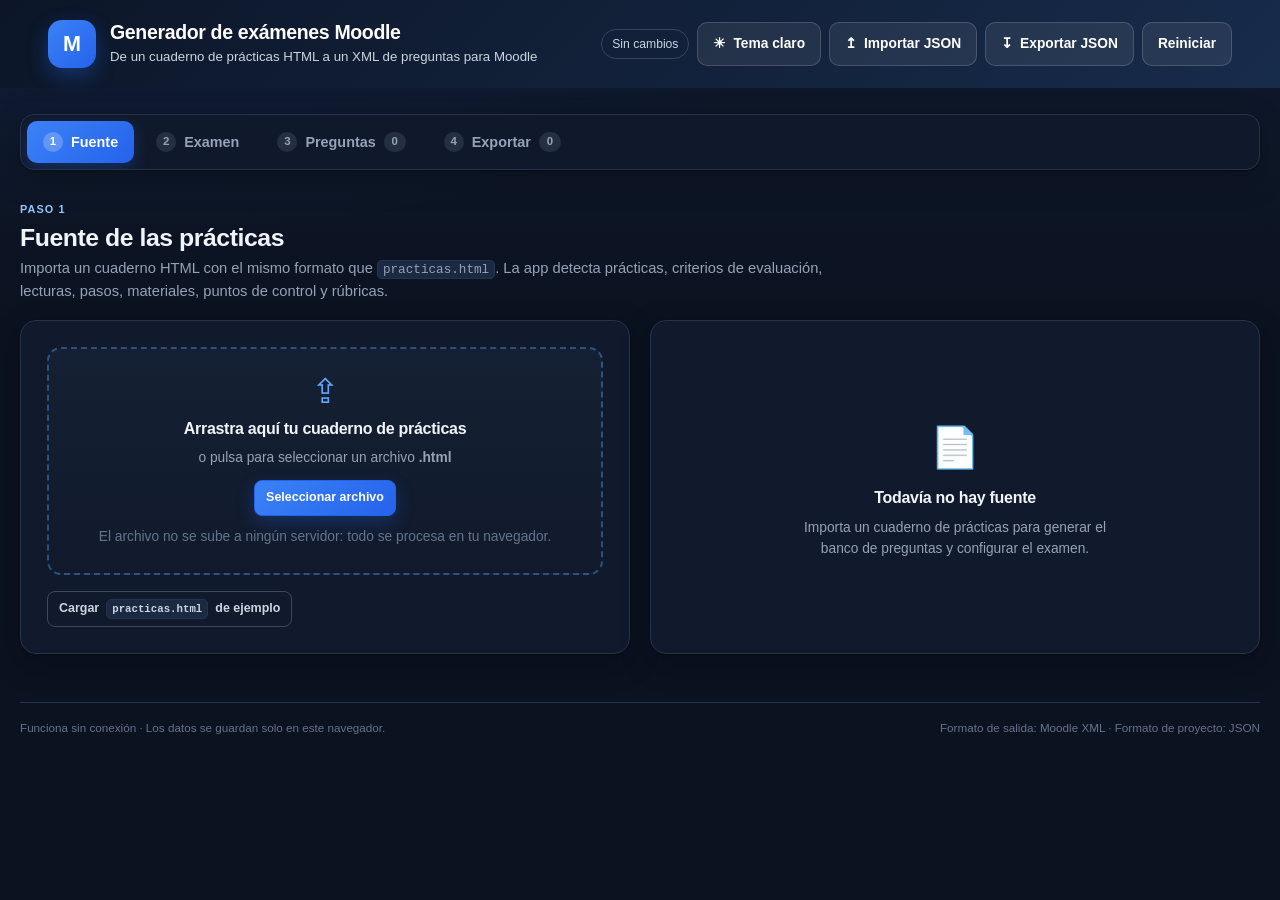
<file: index.html>
<!DOCTYPE html>
<html lang="es">
<head>
  <meta charset="UTF-8">
  <meta name="viewport" content="width=device-width, initial-scale=1.0">
  <meta name="theme-color" id="themeColor" content="#0b1220">
  <link rel="icon" href="assets/favicon.svg" type="image/svg+xml">
  <link rel="icon" href="assets/favicon.ico" sizes="any">
  <link rel="icon" href="assets/favicon.png" type="image/png" sizes="32x32">
  <link rel="shortcut icon" href="assets/favicon.ico">
  <title>Generador de exámenes Moodle · Cuaderno de prácticas</title>
  <script>
    (function () {
      var theme = 'dark';
      try {
        theme = localStorage.getItem('moodle-exam-builder-theme') || 'dark';
      } catch (error) {
        theme = 'dark';
      }
      document.documentElement.setAttribute('data-theme', theme === 'light' ? 'light' : 'dark');
    })();
  </script>
  <link rel="stylesheet" href="assets/styles.css">
</head>
<body>
  <a class="skip-link" href="#main">Saltar al contenido</a>

  <header class="topbar">
    <div class="brand">
      <div class="brand-mark" aria-hidden="true">M</div>
      <div class="brand-text">
        <h1>Generador de exámenes Moodle</h1>
        <p>De un cuaderno de prácticas HTML a un XML de preguntas para Moodle</p>
      </div>
    </div>
    <div class="top-actions">
      <span class="save-status" id="saveStatus" aria-live="polite">Sin cambios</span>
      <button class="btn btn-ghost" id="btnTheme" type="button" title="Cambiar entre tema oscuro y claro" aria-pressed="true">
        <span aria-hidden="true" id="themeIcon">☀</span> <span id="themeLabel">Tema claro</span>
      </button>
      <button class="btn btn-ghost" id="btnImportJson" type="button" title="Importar todo el examen desde JSON">
        <span aria-hidden="true">↥</span> Importar JSON
      </button>
      <button class="btn btn-ghost" id="btnExportJson" type="button" title="Exportar todo el examen a JSON">
        <span aria-hidden="true">↧</span> Exportar JSON
      </button>
      <button class="btn btn-ghost btn-danger-ghost" id="btnReset" type="button" title="Borrar los datos guardados">
        Reiniciar
      </button>
    </div>
  </header>

  <main class="shell" id="main">
    <div class="restore-banner" id="restoreBanner" hidden>
      <span>Se ha recuperado la última sesión guardada en este navegador.</span>
      <button type="button" class="btn btn-small btn-ghost" id="btnDismissRestore">Entendido</button>
    </div>

    <nav class="tabs" aria-label="Pasos del generador">
      <button class="tab is-active" type="button" data-tab="source" id="tabBtnSource">
        <span class="tab-num">1</span>
        <span>Fuente</span>
      </button>
      <button class="tab" type="button" data-tab="exam" id="tabBtnExam">
        <span class="tab-num">2</span>
        <span>Examen</span>
      </button>
      <button class="tab" type="button" data-tab="bank" id="tabBtnBank">
        <span class="tab-num">3</span>
        <span>Preguntas</span>
        <span class="tab-badge" id="bankTabBadge">0</span>
      </button>
      <button class="tab" type="button" data-tab="export" id="tabBtnExport">
        <span class="tab-num">4</span>
        <span>Exportar</span>
        <span class="tab-badge" id="exportTabBadge">0</span>
      </button>
    </nav>

    <!-- ===================== FUENTE ===================== -->
    <section class="panel" id="panel-source" data-panel="source" aria-labelledby="sourceTitle">
      <div class="panel-heading">
        <div>
          <span class="eyebrow">Paso 1</span>
          <h2 id="sourceTitle">Fuente de las prácticas</h2>
          <p class="muted">Importa un cuaderno HTML con el mismo formato que <code>practicas.html</code>. La app detecta prácticas, criterios de evaluación, lecturas, pasos, materiales, puntos de control y rúbricas.</p>
        </div>
      </div>

      <div class="grid grid-2">
        <div class="card">
          <div class="dropzone" id="dropzone" tabindex="0" role="button" aria-label="Seleccionar archivo HTML de prácticas">
            <div class="dropzone-icon" aria-hidden="true">⇪</div>
            <h3>Arrastra aquí tu cuaderno de prácticas</h3>
            <p class="muted">o pulsa para seleccionar un archivo <strong>.html</strong></p>
            <span class="btn btn-primary btn-small">Seleccionar archivo</span>
            <p class="hint">El archivo no se sube a ningún servidor: todo se procesa en tu navegador.</p>
          </div>
          <input type="file" id="sourceFile" accept=".html,.htm,text/html" hidden>
          <div class="row-between mt-16">
            <button type="button" class="btn btn-ghost btn-small" id="btnSampleSource">Cargar <code>practicas.html</code> de ejemplo</button>
            <span class="hint" id="sourceFileName"></span>
          </div>
        </div>

        <div class="card source-summary" id="sourceSummary">
          <div class="empty-state">
            <div class="empty-icon" aria-hidden="true">📄</div>
            <h3>Todavía no hay fuente</h3>
            <p class="muted">Importa un cuaderno de prácticas para generar el banco de preguntas y configurar el examen.</p>
          </div>
        </div>
      </div>

      <div id="sourceDetails" class="mt-24" hidden></div>
    </section>

    <!-- ===================== EXAMEN ===================== -->
    <section class="panel" id="panel-exam" data-panel="exam" aria-labelledby="examTitle" hidden>
      <div class="panel-heading">
        <div>
          <span class="eyebrow">Paso 2</span>
          <h2 id="examTitle">Configuración del examen</h2>
          <p class="muted">Indica cuántas preguntas quieres, qué criterios de evaluación se van a evaluar y qué tipos de pregunta pueden entrar.</p>
        </div>
      </div>

      <div class="grid exam-layout">
        <div class="card" id="examFormCard"></div>
        <aside class="card exam-summary" id="examSummaryCard"></aside>
      </div>

      <div class="card mt-24" id="examSelectionCard"></div>
    </section>

    <!-- ===================== PREGUNTAS ===================== -->
    <section class="panel" id="panel-bank" data-panel="bank" aria-labelledby="bankTitle" hidden>
      <div class="panel-heading">
        <div>
          <span class="eyebrow">Paso 3</span>
          <h2 id="bankTitle">Banco de preguntas</h2>
          <p class="muted">Revisa, añade, edita, duplica o elimina preguntas. Marca las que quieras incluir en el examen.</p>
        </div>
        <div class="panel-actions">
          <button class="btn btn-primary" type="button" id="btnNewQuestion">＋ Nueva pregunta</button>
          <button class="btn btn-danger" type="button" id="btnDeleteUnselected" data-action="delete-unselected">🗑 Borrar no seleccionadas</button>
        </div>
      </div>
      <div class="card">
        <div class="bank-toolbar" id="bankToolbar"></div>
        <div class="bank-meta" id="bankMeta"></div>
        <div id="bankList" class="bank-list"></div>
      </div>
    </section>

    <!-- ===================== EXPORTAR ===================== -->
    <section class="panel" id="panel-export" data-panel="export" aria-labelledby="exportTitle" hidden>
      <div class="panel-heading">
        <div>
          <span class="eyebrow">Paso 4</span>
          <h2 id="exportTitle">Exportar</h2>
          <p class="muted">Descarga el XML compatible con la importación de preguntas de Moodle o guarda todo el examen en JSON.</p>
        </div>
      </div>
      <div class="grid grid-2">
        <div class="card export-card">
          <div class="export-icon json" aria-hidden="true">JSON</div>
          <h3>Proyecto completo</h3>
          <p class="muted">Guarda o recupera el examen completo: fuente analizada, configuración, banco de preguntas y selección.</p>
          <div class="json-note">
            <strong>Importación total</strong>
            <span>El JSON permite continuar el trabajo en otro equipo o hacer copias de seguridad.</span>
          </div>
          <div class="actions wrap">
            <button class="btn btn-primary" type="button" id="btnDownloadJson">Descargar JSON</button>
            <button class="btn btn-ghost" type="button" id="btnImportJson2">Importar JSON</button>
          </div>
          <div class="quality-box" id="qualityBox"></div>
        </div>

        <div class="card export-card">
          <div class="export-icon" aria-hidden="true">XML</div>
          <h3>Preguntas para Moodle</h3>
          <p class="muted">Archivo <code>.xml</code> con la categoría y todas las preguntas seleccionadas, listo para <em>Banco de preguntas → Importar</em>.</p>
          <div id="exportSummary" class="export-summary"></div>
          <label class="field">
            <span>Nombre del archivo</span>
            <div class="input-suffix">
              <input type="text" id="xmlFileName" placeholder="examen-moodle">
              <span>.xml</span>
            </div>
          </label>
          <div class="actions wrap">
            <button class="btn btn-primary" type="button" id="btnDownloadXml">Descargar XML</button>
            <button class="btn btn-ghost" type="button" id="btnDownloadOdt">Descargar ODT</button>
            <button class="btn btn-ghost" type="button" id="btnPreviewXml">Actualizar vista previa</button>
          </div>
          <details class="help">
            <summary>¿Cómo se importa en Moodle?</summary>
            <ol>
              <li>En tu curso, entra en el cuestionario y abre <strong>Banco de preguntas</strong>.</li>
              <li>Pulsa <strong>Importar</strong> y elige el formato <strong>XML de Moodle</strong>.</li>
              <li>Sube el archivo generado y confirma la importación.</li>
              <li>Las preguntas aparecerán en la categoría indicada del banco.</li>
            </ol>
          </details>
        </div>
      </div>

      <div class="card mt-24">
        <div class="row-between">
          <div>
            <h3 class="mt-0">Vista previa del XML</h3>
            <p class="muted mb-0">Se muestran los primeros caracteres. El archivo descargado incluye todas las preguntas.</p>
          </div>
          <button class="btn btn-small btn-ghost" type="button" id="btnCopyXml">Copiar XML</button>
        </div>
        <pre class="xml-preview" id="xmlPreview"><code>Genera el examen y pulsa «Actualizar vista previa».</code></pre>
      </div>
    </section>
  </main>

  <footer class="footer">
    <span>Funciona sin conexión · Los datos se guardan solo en este navegador.</span>
    <span>Formato de salida: Moodle XML · Formato de proyecto: JSON</span>
  </footer>

  <!-- Modal de edición de pregunta -->
  <div class="modal" id="questionModal" hidden>
    <div class="modal-backdrop" data-close-modal="true"></div>
    <div class="modal-card" role="dialog" aria-modal="true" aria-labelledby="modalTitle">
      <header class="modal-head">
        <div>
          <span class="eyebrow" id="modalEyebrow">Pregunta</span>
          <h2 id="modalTitle">Editar pregunta</h2>
        </div>
        <button class="icon-btn" type="button" id="btnCloseModal" aria-label="Cerrar">×</button>
      </header>
      <form id="questionForm">
        <div class="modal-body" id="modalBody"></div>
        <footer class="modal-foot">
          <span class="form-error" id="modalError" role="alert"></span>
          <div class="actions">
            <button class="btn btn-ghost" type="button" id="btnCancelModal">Cancelar</button>
            <button class="btn btn-primary" type="submit">Guardar pregunta</button>
          </div>
        </footer>
      </form>
    </div>
  </div>

  <div class="toast-stack" id="toastStack" aria-live="polite" aria-atomic="false"></div>

  <input type="file" id="jsonFile" accept=".json,application/json" hidden>
  <input type="file" id="curriculumFile" accept=".json,application/json" hidden>

  <script src="js/util.js"></script>
  <script src="js/odt.js?v=3"></script>
  <script src="js/parser.js"></script>
  <script src="js/generator.js"></script>
  <script src="js/moodle-xml.js"></script>
  <script src="js/curriculum.js"></script>
  <script src="js/store.js"></script>
  <script src="js/app.js?v=3"></script>
</body>
</html>
</file>
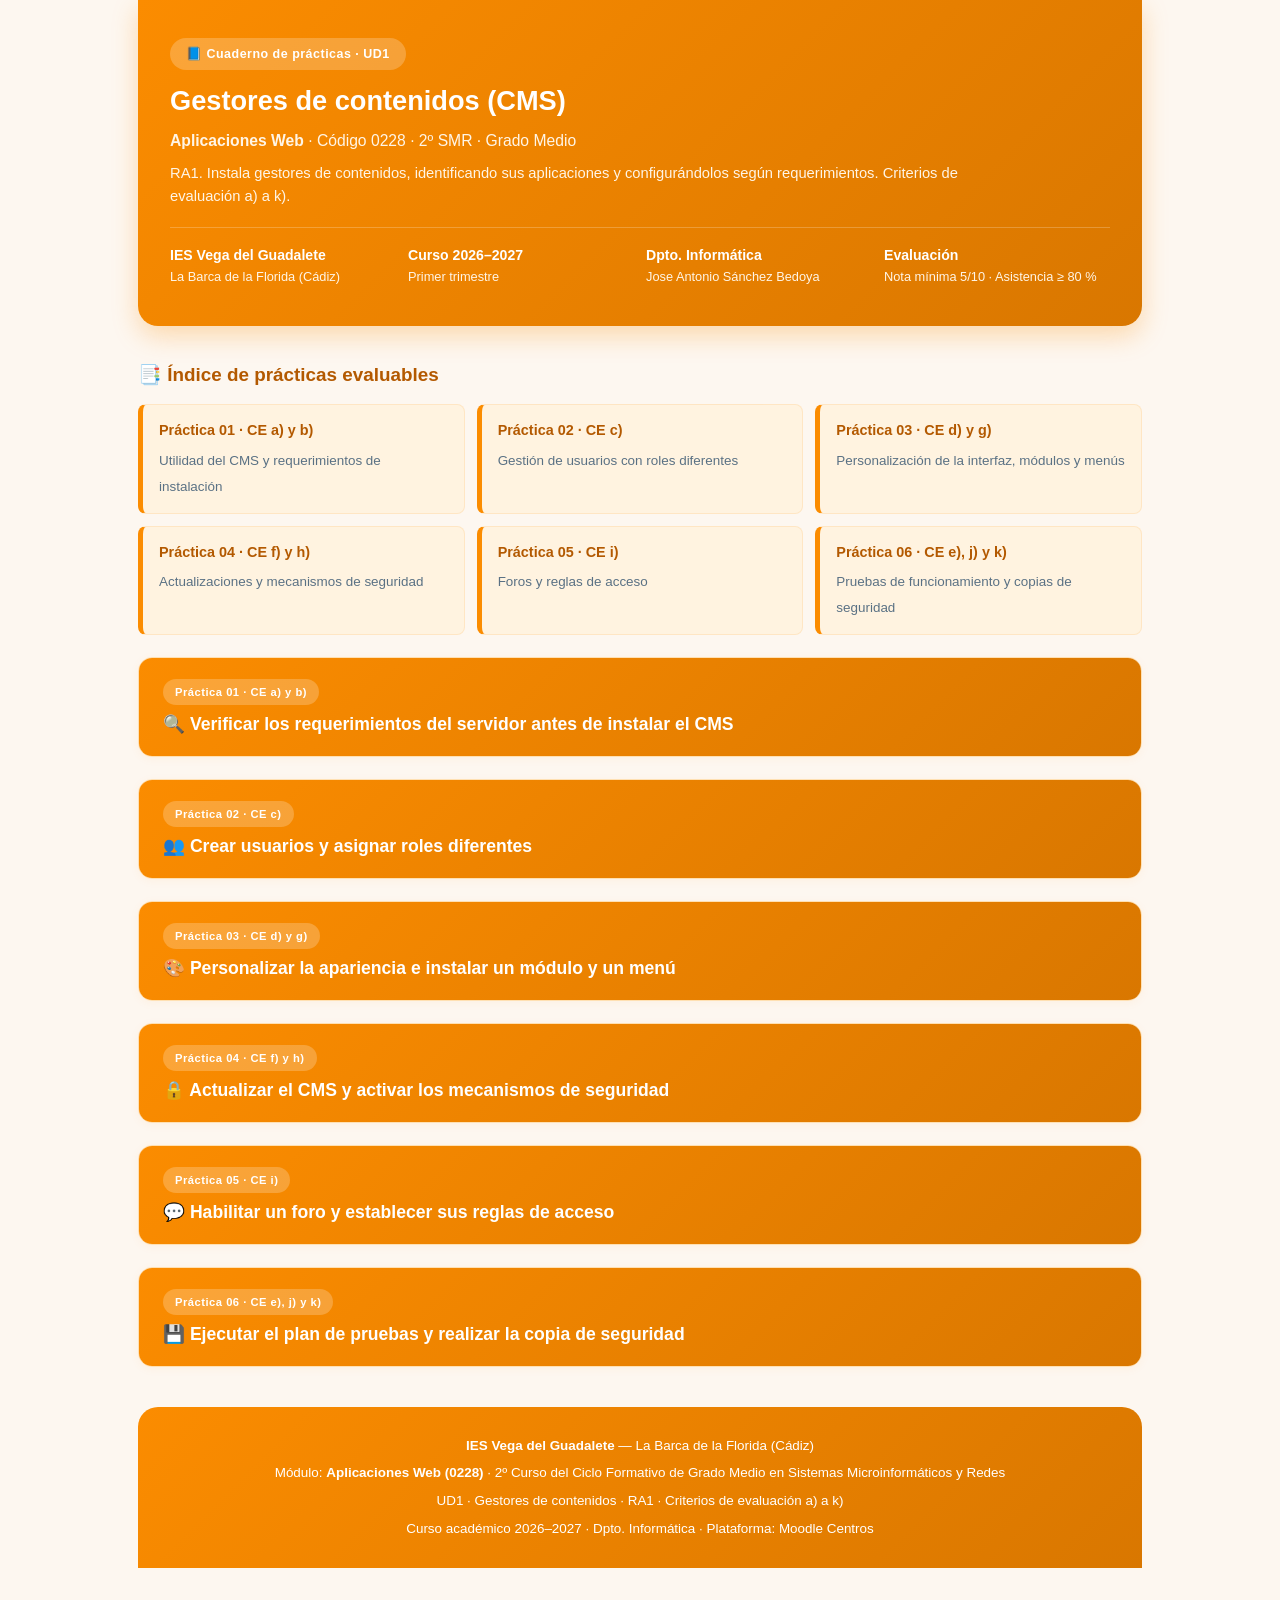
<file: practicas.html>
<!DOCTYPE html>
<html lang="es">
<head>
<meta charset="UTF-8">
<meta name="viewport" content="width=device-width, initial-scale=1.0">
<title>UD1 · Cuaderno de prácticas · Gestores de contenidos (CMS) — Aplicaciones Web</title>
<style>
  html{scroll-behavior:smooth;}
  body{margin:0;background:#fdf7f0;}
  details > summary::-webkit-details-marker{display:none;}
  details > summary{list-style:none;}
  details > summary::marker{content:"";}
  table{border-collapse:collapse;}
  pre{white-space:pre-wrap;word-wrap:break-word;}
</style>
</head>
<body>

<div style="max-width:1040px;margin:0 auto;padding:0 18px 70px;font-family:'Segoe UI',Roboto,Helvetica,Arial,sans-serif;color:#12263a;line-height:1.62;box-sizing:border-box;">

<!-- ══════════════ CABECERA ══════════════ -->
<header style="background:linear-gradient(135deg,#FB8C00,#d97700);color:#fff;padding:38px 32px;border-radius:0 0 20px 20px;box-shadow:0 10px 26px rgba(251,140,0,.28);">
  <span style="display:inline-block;background:rgba(255,255,255,0.22);color:#fff;font-weight:800;letter-spacing:.5px;padding:6px 16px;border-radius:999px;font-size:.78rem;margin-bottom:14px;">📘 Cuaderno de prácticas · UD1</span>
  <h1 style="font-size:1.7rem;line-height:1.25;margin:0 0 10px;font-weight:800;color:#fff;">Gestores de contenidos (CMS)</h1>
  <p style="font-size:0.98rem;color:#fff5e6;margin:0 0 8px;max-width:820px;"><strong>Aplicaciones Web</strong> · Código 0228 · 2º SMR · Grado Medio</p>
  <p style="font-size:0.92rem;color:#fff5e6;margin:0 0 18px;max-width:820px;">RA1. Instala gestores de contenidos, identificando sus aplicaciones y configurándolos según requerimientos. Criterios de evaluación a) a k).</p>
  <div style="display:grid;grid-template-columns:repeat(auto-fit,minmax(190px,1fr));gap:12px;border-top:1px solid rgba(255,255,255,.22);padding-top:16px;">
    <div style="font-size:.8rem;color:#fff5e6;"><strong style="display:block;color:#fff;font-size:.88rem;font-weight:700;">IES Vega del Guadalete</strong>La Barca de la Florida (Cádiz)</div>
    <div style="font-size:.8rem;color:#fff5e6;"><strong style="display:block;color:#fff;font-size:.88rem;font-weight:700;">Curso 2026–2027</strong>Primer trimestre</div>
    <div style="font-size:.8rem;color:#fff5e6;"><strong style="display:block;color:#fff;font-size:.88rem;font-weight:700;">Dpto. Informática</strong>Jose Antonio Sánchez Bedoya</div>
    <div style="font-size:.8rem;color:#fff5e6;"><strong style="display:block;color:#fff;font-size:.88rem;font-weight:700;">Evaluación</strong>Nota mínima 5/10 · Asistencia ≥ 80 %</div>
  </div>
</header>

<!-- ══════════════ ÍNDICE ══════════════ -->
<nav style="margin:34px 0 10px;">
  <h2 style="font-size:1.18rem;color:#b35900;margin:0 0 14px;">📑 Índice de prácticas evaluables</h2>
  <div style="display:grid;grid-template-columns:repeat(auto-fill,minmax(280px,1fr));gap:12px;">
    <a href="#p1" style="display:block;background:#fff3e0;border:1px solid #FB8C0020;border-left:5px solid #FB8C00;border-radius:8px;padding:14px 16px;text-decoration:none;color:#12263a;">
      <strong style="display:block;font-size:0.9rem;color:#b35900;margin-bottom:4px;">Práctica 01 · CE a) y b)</strong>
      <span style="font-size:0.84rem;color:#5a7184;">Utilidad del CMS y requerimientos de instalación</span>
    </a>
    <a href="#p2" style="display:block;background:#fff3e0;border:1px solid #FB8C0020;border-left:5px solid #FB8C00;border-radius:8px;padding:14px 16px;text-decoration:none;color:#12263a;">
      <strong style="display:block;font-size:0.9rem;color:#b35900;margin-bottom:4px;">Práctica 02 · CE c)</strong>
      <span style="font-size:0.84rem;color:#5a7184;">Gestión de usuarios con roles diferentes</span>
    </a>
    <a href="#p3" style="display:block;background:#fff3e0;border:1px solid #FB8C0020;border-left:5px solid #FB8C00;border-radius:8px;padding:14px 16px;text-decoration:none;color:#12263a;">
      <strong style="display:block;font-size:0.9rem;color:#b35900;margin-bottom:4px;">Práctica 03 · CE d) y g)</strong>
      <span style="font-size:0.84rem;color:#5a7184;">Personalización de la interfaz, módulos y menús</span>
    </a>
    <a href="#p4" style="display:block;background:#fff3e0;border:1px solid #FB8C0020;border-left:5px solid #FB8C00;border-radius:8px;padding:14px 16px;text-decoration:none;color:#12263a;">
      <strong style="display:block;font-size:0.9rem;color:#b35900;margin-bottom:4px;">Práctica 04 · CE f) y h)</strong>
      <span style="font-size:0.84rem;color:#5a7184;">Actualizaciones y mecanismos de seguridad</span>
    </a>
    <a href="#p5" style="display:block;background:#fff3e0;border:1px solid #FB8C0020;border-left:5px solid #FB8C00;border-radius:8px;padding:14px 16px;text-decoration:none;color:#12263a;">
      <strong style="display:block;font-size:0.9rem;color:#b35900;margin-bottom:4px;">Práctica 05 · CE i)</strong>
      <span style="font-size:0.84rem;color:#5a7184;">Foros y reglas de acceso</span>
    </a>
    <a href="#p6" style="display:block;background:#fff3e0;border:1px solid #FB8C0020;border-left:5px solid #FB8C00;border-radius:8px;padding:14px 16px;text-decoration:none;color:#12263a;">
      <strong style="display:block;font-size:0.9rem;color:#b35900;margin-bottom:4px;">Práctica 06 · CE e), j) y k)</strong>
      <span style="font-size:0.84rem;color:#5a7184;">Pruebas de funcionamiento y copias de seguridad</span>
    </a>
  </div>
</nav>

<!-- ═══════════════════════════════════════════════════════════
     PRÁCTICA 1
     ═══════════════════════════════════════════════════════════ -->
<details id="p1" style="background:#fff;border:1px solid #ffe0b2;border-radius:14px;margin-top:22px;overflow:hidden;box-shadow:0 2px 10px rgba(251,140,0,.06);">
  <summary style="cursor:pointer;list-style:none;background:linear-gradient(135deg,#FB8C00,#d97700);color:#fff;padding:20px 24px;">
    <span style="display:inline-block;background:rgba(255,255,255,0.22);font-size:0.7rem;font-weight:800;letter-spacing:.5px;padding:4px 12px;border-radius:999px;margin-bottom:8px;">Práctica 01 · CE a) y b)</span>
    <span style="display:block;font-size:1.1rem;font-weight:800;line-height:1.3;">🔍 Verificar los requerimientos del servidor antes de instalar el CMS</span>
  </summary>
  <div style="padding:22px 26px;">

    <!-- Datos de la tarea -->
    <div style="display:grid;grid-template-columns:repeat(auto-fit,minmax(150px,1fr));gap:1px;background:#FB8C0020;border:1px solid #FB8C0020;border-radius:10px;overflow:hidden;margin-bottom:20px;">
      <div style="background:#fff3e0;padding:12px 14px;"><div style="font-size:0.68rem;text-transform:uppercase;letter-spacing:.5px;color:#b35900;font-weight:800;">Modalidad</div><div style="font-size:0.9rem;font-weight:700;">Individual</div></div>
      <div style="background:#fff3e0;padding:12px 14px;"><div style="font-size:0.68rem;text-transform:uppercase;letter-spacing:.5px;color:#b35900;font-weight:800;">Duración</div><div style="font-size:0.9rem;font-weight:700;">50 min</div></div>
      <div style="background:#fff3e0;padding:12px 14px;"><div style="font-size:0.68rem;text-transform:uppercase;letter-spacing:.5px;color:#b35900;font-weight:800;">Archivo</div><div style="font-size:0.9rem;font-weight:700;">UD1_P1_apellidos_nombre</div></div>
      <div style="background:#fff3e0;padding:12px 14px;"><div style="font-size:0.68rem;text-transform:uppercase;letter-spacing:.5px;color:#b35900;font-weight:800;">Formato admitido</div><div style="font-size:0.9rem;font-weight:700;">PDF · DOCX · ODT</div></div>
    </div>

    <!-- Lectura de arranque -->
    <div style="background:#fff3e0;border-left:6px solid #FB8C00;border-radius:0 12px 12px 0;padding:18px 22px;margin-bottom:20px;">
      <span style="display:inline-block;font-size:0.7rem;font-weight:800;letter-spacing:.8px;text-transform:uppercase;color:#b35900;margin-bottom:8px;">📖 Lectura de arranque</span>
      <h3 style="margin:0 0 6px;font-size:1.05rem;color:#7a3d00;">«¿Qué es un CMS y por qué lo usan millones de webs?»</h3>
      <p style="font-size:0.78rem;color:#8a6a4a;font-style:italic;margin:0 0 10px;">Fuente: Blog oficial de IONOS (ionos.es) — Guía de sistemas de gestión de contenidos.</p>
      <p style="margin:0 0 12px;font-size:0.9rem;">Un CMS es un software que permite crear, publicar y mantener una web sin programar cada página. Su clave es que separa el contenido (guardado en una base de datos) de la presentación (plantillas del tema), de modo que cualquier persona puede gestionar el sitio desde un panel de administración y cambiar el diseño sin reescribir los textos.</p>
      <p style="font-weight:800;color:#7a3d00;margin:0 0 6px;font-size:0.9rem;">✏️ Preguntas de comprensión lectora</p>
      <ol style="margin:0 0 10px;padding-left:22px;font-size:0.88rem;">
        <li>¿Qué dos elementos separa un CMS y por qué eso facilita la gestión de una web?</li>
        <li>¿Dónde se almacena realmente el contenido en un CMS como WordPress?</li>
        <li>¿Qué ventaja profesional aporta a un técnico de SMR conocer un CMS frente a programar HTML a mano?</li>
      </ol>
      <p style="margin:0;font-size:0.8rem;font-style:italic;color:#8a6a4a;">Estas tres respuestas se incluyen obligatoriamente en el documento que subes a la tarea.</p>
    </div>

    <!-- Objetivo -->
    <p style="background:#fff3e0;border-radius:8px;padding:12px 16px;font-size:0.9rem;margin:0 0 18px;"><strong>🎯 Objetivo.</strong> Comprobar con evidencia objetiva que el servidor local cumple los requisitos mínimos para instalar un CMS.</p>

    <!-- Materiales -->
    <h4 style="margin:0 0 8px;color:#b35900;font-size:1rem;">🧰 Materiales necesarios</h4>
    <ul style="margin:0 0 22px;padding-left:22px;font-size:0.9rem;">
      <li>Ordenador del aula con XAMPP instalado (Apache + PHP + MariaDB).</li>
      <li>Editor de texto (Notepad++ o VS Code).</li>
      <li>Carpeta de trabajo <code style="background:#fff3e0;padding:1px 5px;border-radius:4px;">C:\xampp\htdocs\ud1</code> creada y accesible.</li>
      <li>Navegador web actualizado (Firefox o Chrome).</li>
      <li>Cuaderno o documento digital para anotar resultados.</li>
    </ul>

    <!-- Pasos -->
    <h4 style="margin:0 0 10px;color:#b35900;font-size:1rem;">🛠️ Desarrollo paso a paso</h4>
    <div style="border-left:6px solid #FB8C0020;padding-left:18px;">

      <p style="margin:0 0 6px;font-weight:800;color:#7a3d00;font-size:0.92rem;">Paso 1 · Arrancar Apache y MariaDB en XAMPP</p>
      <ol style="margin:0 0 12px;padding-left:22px;font-size:0.9rem;">
        <li>Haz doble clic en el icono <strong>XAMPP Control Panel</strong> del escritorio.</li>
        <li>Localiza la fila del módulo <strong>Apache</strong> y pulsa el botón <strong>Start</strong>.</li>
        <li>Localiza la fila del módulo <strong>MySQL</strong> y pulsa el botón <strong>Start</strong>.</li>
        <li>Comprueba que ambos botones aparecen ahora en verde con la palabra <em>Stop</em>.</li>
        <li>Abre el navegador y escribe <code style="background:#fff3e0;padding:1px 5px;border-radius:4px;">http://localhost</code>. Debe aparecer la pantalla de bienvenida de XAMPP.</li>
      </ol>
      <div style="background:#e8f5e9;border-left:5px solid #43A047;border-radius:0 8px 8px 0;padding:10px 16px;margin-bottom:18px;font-size:0.88rem;color:#1b5e20;"><strong>✅ PC 1.</strong> Los módulos Apache y MySQL están en verde y <code>http://localhost</code> carga correctamente. Si Apache aparece en rojo, cambia el puerto 80 por el 8080 en <em>Config &gt; httpd.conf</em>.</div>

      <p style="margin:0 0 6px;font-weight:800;color:#7a3d00;font-size:0.92rem;">Paso 2 · Crear el script de comprobación</p>
      <ol style="margin:0 0 12px;padding-left:22px;font-size:0.9rem;">
        <li>Abre el editor de texto y crea un archivo nuevo.</li>
        <li>Copia exactamente el código <code style="background:#fff3e0;padding:1px 5px;border-radius:4px;">comprobar-versiones.php</code> del <strong>Anexo A</strong>.</li>
        <li>Guarda el archivo con el nombre <code style="background:#fff3e0;padding:1px 5px;border-radius:4px;">comprobar-versiones.php</code> dentro de <code style="background:#fff3e0;padding:1px 5px;border-radius:4px;">C:\xampp\htdocs\ud1</code>.</li>
        <li>Verifica que la extensión es <code>.php</code> y no <code>.php.txt</code>.</li>
      </ol>
      <div style="background:#e8f5e9;border-left:5px solid #43A047;border-radius:0 8px 8px 0;padding:10px 16px;margin-bottom:18px;font-size:0.88rem;color:#1b5e20;"><strong>✅ PC 2.</strong> El archivo existe en <code>C:\xampp\htdocs\ud1\comprobar-versiones.php</code> y su tamaño es mayor de 0 KB.</div>

      <p style="margin:0 0 6px;font-weight:800;color:#7a3d00;font-size:0.92rem;">Paso 3 · Ejecutar el script y anotar los resultados</p>
      <ol style="margin:0 0 12px;padding-left:22px;font-size:0.9rem;">
        <li>En el navegador, escribe <code style="background:#fff3e0;padding:1px 5px;border-radius:4px;">http://localhost/ud1/comprobar-versiones.php</code>.</li>
        <li>Lee el resultado que aparece en pantalla.</li>
        <li>Anota: versión de PHP y si cada extensión aparece como <em>OK</em> o <em>FALTA</em>.</li>
        <li>Anota también si la base de datos aparece como <em>OK</em>.</li>
      </ol>
      <div style="background:#e8f5e9;border-left:5px solid #43A047;border-radius:0 8px 8px 0;padding:10px 16px;margin-bottom:18px;font-size:0.88rem;color:#1b5e20;"><strong>✅ PC 3.</strong> Tienes anotados por escrito la versión de PHP y el estado de las 7 extensiones y de la base de datos.</div>

      <p style="margin:0 0 6px;font-weight:800;color:#7a3d00;font-size:0.92rem;">Paso 4 · Comparar con los requisitos oficiales</p>
      <ol style="margin:0 0 12px;padding-left:22px;font-size:0.9rem;">
        <li>Abre una pestaña nueva y visita la página oficial de requisitos del CMS asignado (WordPress, Joomla o Drupal).</li>
        <li>Localiza la tabla de «Requisitos mínimos».</li>
        <li>Construye en tu cuaderno la tabla del <strong>Anexo B</strong>.</li>
        <li>Rellena al menos cinco filas (versión de PHP, motor de base de datos, extensiones, memoria, permisos de escritura).</li>
      </ol>
      <div style="background:#e8f5e9;border-left:5px solid #43A047;border-radius:0 8px 8px 0;padding:10px 16px;margin-bottom:18px;font-size:0.88rem;color:#1b5e20;"><strong>✅ PC 4.</strong> La tabla comparativa tiene 5 filas completas y marca claramente qué requisitos se cumplen y cuáles no.</div>

      <p style="margin:0 0 6px;font-weight:800;color:#7a3d00;font-size:0.92rem;">Paso 5 · Redactar el informe de viabilidad</p>
      <ol style="margin:0 0 12px;padding-left:22px;font-size:0.9rem;">
        <li>Escribe un texto de 8 a 10 líneas titulado <em>«Informe de viabilidad del servidor»</em>.</li>
        <li>Indica si el servidor está preparado para instalar el CMS y por qué.</li>
        <li>Si algún requisito no se cumple, escribe la solución técnica concreta (qué línea de <code style="background:#fff3e0;padding:1px 5px;border-radius:4px;">php.ini</code> cambiar y por qué valor).</li>
        <li>Sube el informe y la tabla al aula virtual de Moodle Centros en la tarea «Práctica 1».</li>
      </ol>
      <div style="background:#e8f5e9;border-left:5px solid #43A047;border-radius:0 8px 8px 0;padding:10px 16px;margin-bottom:8px;font-size:0.88rem;color:#1b5e20;"><strong>✅ PC 5.</strong> El informe está subido a Moodle Centros antes de la fecha límite y contiene una conclusión clara de viabilidad.</div>
    </div>

    <!-- Errores comunes -->
    <div style="background:#fdecea;border-left:5px solid #C62828;border-radius:0 9px 9px 0;padding:14px 18px;font-size:0.88rem;color:#7a1c1c;margin-top:18px;">
      <strong>⚠️ Errores comunes</strong>
      <ul style="margin:8px 0 0;padding-left:20px;">
        <li><strong>Apache no arranca (puerto 80 ocupado):</strong> otro programa usa el puerto. En <em>Config &gt; httpd.conf</em>, cambia <code>Listen 80</code> por <code>Listen 8080</code>.</li>
        <li><strong>El navegador muestra el código PHP en vez de ejecutarlo:</strong> has abierto el archivo con doble clic. Accede siempre por <code>http://localhost/...</code>.</li>
        <li><strong>«Object not found»:</strong> la carpeta <code>ud1</code> no está dentro de <code>htdocs</code>. Comprueba la ruta exacta.</li>
        <li><strong>El archivo se guarda como <code>.php.txt</code>:</strong> activa en el explorador «Extensiones de nombre de archivo conocidas».</li>
      </ul>
    </div>

    <!-- ANEXOS -->
    <details style="margin-top:22px;border:1px solid #ffe0b2;border-radius:10px;overflow:hidden;background:#fffdf8;">
      <summary style="cursor:pointer;background:#fff3e0;color:#8a4a00;padding:14px 20px;font-weight:800;font-size:0.92rem;list-style:none;">📎 Anexo A · Código facilitado: comprobar-versiones.php</summary>
      <div style="padding:20px 24px;">
        <p style="margin:0 0 12px;font-size:0.88rem;">Copia este código tal cual en el archivo <code style="background:#fff3e0;padding:1px 5px;border-radius:4px;">comprobar-versiones.php</code>.</p>
        <div style="background:#2b2b2b;color:#e8d9a8;font-family:Consolas,'Courier New',monospace;font-size:0.74rem;font-weight:700;padding:5px 12px;border-radius:8px 8px 0 0;display:inline-block;">comprobar-versiones.php</div>
        <pre style="background:#1a1a1a;color:#f0e6d2;padding:15px 18px;border-radius:0 10px 10px 10px;overflow-x:auto;font-family:Consolas,'Courier New',monospace;font-size:0.8rem;line-height:1.55;margin:0;">&lt;?php
// Script de comprobación de requisitos antes de instalar un CMS
echo "Versión de PHP: " . phpversion() . "&lt;br&gt;";

$extensiones = ['mysqli','mbstring','curl','gd','zip','xml','intl'];
foreach ($extensiones as $ext) {
    echo $ext . ": " . (extension_loaded($ext) ? "OK" : "FALTA") . "&lt;br&gt;";
}

// Comprobar conexión con MariaDB/MySQL
$conexion = @new mysqli('localhost', 'root', '');
echo $conexion-&gt;connect_error
    ? "Base de datos: SIN CONEXIÓN"
    : "Base de datos: OK";
?&gt;</pre>
      </div>
    </details>

    <details style="margin-top:14px;border:1px solid #ffe0b2;border-radius:10px;overflow:hidden;background:#fffdf8;">
      <summary style="cursor:pointer;background:#fff3e0;color:#8a4a00;padding:14px 20px;font-weight:800;font-size:0.92rem;list-style:none;">📎 Anexo B · Plantilla de tabla comparativa de requisitos</summary>
      <div style="padding:20px 24px;">
        <p style="margin:0 0 12px;font-size:0.88rem;">Rellena esta tabla comparando los requisitos oficiales del CMS con los valores reales de tu servidor.</p>
        <div style="overflow-x:auto;">
          <table style="width:100%;font-size:0.82rem;">
            <thead>
              <tr>
                <th style="background:#FB8C00;color:#fff;padding:9px 11px;border:1px solid #d97700;text-align:left;">Requisito oficial</th>
                <th style="background:#FB8C00;color:#fff;padding:9px 11px;border:1px solid #d97700;text-align:left;">Valor en mi servidor</th>
                <th style="background:#FB8C00;color:#fff;padding:9px 11px;border:1px solid #d97700;text-align:center;width:18%;">¿Cumple? (Sí/No)</th>
              </tr>
            </thead>
            <tbody>
              <tr style="background:#fffaf3;"><td style="padding:9px 11px;border:1px solid #ffe0b2;">Versión mínima de PHP</td><td style="padding:9px 11px;border:1px solid #ffe0b2;">&nbsp;</td><td style="padding:9px 11px;border:1px solid #ffe0b2;">&nbsp;</td></tr>
              <tr style="background:#fff3e0;"><td style="padding:9px 11px;border:1px solid #ffe0b2;">Motor de base de datos</td><td style="padding:9px 11px;border:1px solid #ffe0b2;">&nbsp;</td><td style="padding:9px 11px;border:1px solid #ffe0b2;">&nbsp;</td></tr>
              <tr style="background:#fffaf3;"><td style="padding:9px 11px;border:1px solid #ffe0b2;">Extensiones PHP obligatorias</td><td style="padding:9px 11px;border:1px solid #ffe0b2;">&nbsp;</td><td style="padding:9px 11px;border:1px solid #ffe0b2;">&nbsp;</td></tr>
              <tr style="background:#fff3e0;"><td style="padding:9px 11px;border:1px solid #ffe0b2;">Memoria PHP (memory_limit)</td><td style="padding:9px 11px;border:1px solid #ffe0b2;">&nbsp;</td><td style="padding:9px 11px;border:1px solid #ffe0b2;">&nbsp;</td></tr>
              <tr style="background:#fffaf3;"><td style="padding:9px 11px;border:1px solid #ffe0b2;">Permisos de escritura</td><td style="padding:9px 11px;border:1px solid #ffe0b2;">&nbsp;</td><td style="padding:9px 11px;border:1px solid #ffe0b2;">&nbsp;</td></tr>
            </tbody>
          </table>
        </div>
      </div>
    </details>

    <!-- Qué debe contener el documento -->
    <div style="margin-top:22px;border:2px solid #FB8C0020;border-radius:10px;padding:16px 20px;background:#fffdf8;">
      <strong style="color:#b35900;font-size:0.95rem;">📎 El documento debe contener</strong>
      <ul style="margin:8px 0 0;padding-left:20px;font-size:0.9rem;">
        <li>Las tres respuestas de la lectura de arranque.</li>
        <li>Captura de pantalla del panel de XAMPP con Apache y MySQL en verde.</li>
        <li>Captura del resultado del script <code>comprobar-versiones.php</code>.</li>
        <li>Tabla comparativa de requisitos (Anexo B) rellena con 5 filas.</li>
        <li>Informe de viabilidad del servidor (8–10 líneas) con conclusión clara.</li>
      </ul>
    </div>

    <!-- Rúbrica -->
    <div style="margin-top:26px;border-top:4px solid #FB8C00;padding-top:18px;">
      <h4 style="margin:0 0 4px;color:#b35900;font-size:1rem;">📊 Rúbrica · Práctica 1</h4>
      <p style="margin:0 0 12px;font-size:0.82rem;color:#5a7184;">Tres ítems a partes iguales. Nota mínima: 5/10.</p>
      <div style="overflow-x:auto;">
        <table style="width:100%;font-size:0.76rem;">
          <thead>
            <tr>
              <th style="background:#FB8C00;color:#fff;padding:8px 8px;border:1px solid #d97700;text-align:left;">Aspecto</th>
              <th style="background:#FB8C00;color:#fff;padding:8px 8px;border:1px solid #d97700;text-align:center;width:7%;">Peso</th>
              <th style="background:#43A047;color:#fff;padding:8px 8px;border:1px solid #d97700;">Nivel experto (9–10)</th>
              <th style="background:#7CB342;color:#fff;padding:8px 8px;border:1px solid #d97700;">Nivel avanzado (7–8)</th>
              <th style="background:#FBC02D;color:#fff;padding:8px 8px;border:1px solid #d97700;">Nivel suficiente (5–6)</th>
              <th style="background:#F4511E;color:#fff;padding:8px 8px;border:1px solid #d97700;">Nivel inicial (3–4)</th>
              <th style="background:#C62828;color:#fff;padding:8px 8px;border:1px solid #d97700;">Nivel no alcanzado (0–2)</th>
            </tr>
          </thead>
          <tbody>
            <tr style="background:#fffaf3;">
              <td style="padding:8px;border:1px solid #ffe0b2;font-weight:700;">Ejecución técnica del procedimiento</td>
              <td style="padding:8px;border:1px solid #ffe0b2;text-align:center;font-weight:700;">33%</td>
              <td style="padding:8px;border:1px solid #ffe0b2;">Arranca servicios, crea el script y obtiene el informe de requisitos sin errores ni ayuda.</td>
              <td style="padding:8px;border:1px solid #ffe0b2;">Ejecuta todo correctamente con alguna consulta puntual.</td>
              <td style="padding:8px;border:1px solid #ffe0b2;">Completa los pasos con apoyo del docente.</td>
              <td style="padding:8px;border:1px solid #ffe0b2;">Ejecuta parcialmente; comete errores de rutas o puertos.</td>
              <td style="padding:8px;border:1px solid #ffe0b2;">No arranca los servicios ni ejecuta el script.</td>
            </tr>
            <tr style="background:#fff3e0;">
              <td style="padding:8px;border:1px solid #ffe0b2;font-weight:700;">Documentación, evidencias y respuestas de la lectura</td>
              <td style="padding:8px;border:1px solid #ffe0b2;text-align:center;font-weight:700;">33%</td>
              <td style="padding:8px;border:1px solid #ffe0b2;">Aporta todas las capturas, la tabla completa y respuestas ricas y bien redactadas.</td>
              <td style="padding:8px;border:1px solid #ffe0b2;">Aporta casi todas las evidencias; respuestas correctas.</td>
              <td style="padding:8px;border:1px solid #ffe0b2;">Evidencias incompletas o respuestas breves.</td>
              <td style="padding:8px;border:1px solid #ffe0b2;">Faltan capturas y varias respuestas.</td>
              <td style="padding:8px;border:1px solid #ffe0b2;">No documenta ni responde a la lectura.</td>
            </tr>
            <tr style="background:#fffaf3;">
              <td style="padding:8px;border:1px solid #ffe0b2;font-weight:700;">Justificación, autonomía y reflexión</td>
              <td style="padding:8px;border:1px solid #ffe0b2;text-align:center;font-weight:700;">34%</td>
              <td style="padding:8px;border:1px solid #ffe0b2;">El informe concluye con criterio y propone soluciones técnicas concretas y bien argumentadas.</td>
              <td style="padding:8px;border:1px solid #ffe0b2;">Concluye correctamente y propone alguna solución.</td>
              <td style="padding:8px;border:1px solid #ffe0b2;">Conclusión básica, sin justificar del todo.</td>
              <td style="padding:8px;border:1px solid #ffe0b2;">Conclusión muy pobre o incorrecta.</td>
              <td style="padding:8px;border:1px solid #ffe0b2;">No hay informe ni conclusión.</td>
            </tr>
          </tbody>
        </table>
      </div>
    </div>

  </div>
</details>

<!-- ═══════════════════════════════════════════════════════════
     PRÁCTICA 2
     ═══════════════════════════════════════════════════════════ -->
<details id="p2" style="background:#fff;border:1px solid #ffe0b2;border-radius:14px;margin-top:22px;overflow:hidden;box-shadow:0 2px 10px rgba(251,140,0,.06);">
  <summary style="cursor:pointer;list-style:none;background:linear-gradient(135deg,#FB8C00,#d97700);color:#fff;padding:20px 24px;">
    <span style="display:inline-block;background:rgba(255,255,255,0.22);font-size:0.7rem;font-weight:800;letter-spacing:.5px;padding:4px 12px;border-radius:999px;margin-bottom:8px;">Práctica 02 · CE c)</span>
    <span style="display:block;font-size:1.1rem;font-weight:800;line-height:1.3;">👥 Crear usuarios y asignar roles diferentes</span>
  </summary>
  <div style="padding:22px 26px;">

    <div style="display:grid;grid-template-columns:repeat(auto-fit,minmax(150px,1fr));gap:1px;background:#FB8C0020;border:1px solid #FB8C0020;border-radius:10px;overflow:hidden;margin-bottom:20px;">
      <div style="background:#fff3e0;padding:12px 14px;"><div style="font-size:0.68rem;text-transform:uppercase;letter-spacing:.5px;color:#b35900;font-weight:800;">Modalidad</div><div style="font-size:0.9rem;font-weight:700;">Individual</div></div>
      <div style="background:#fff3e0;padding:12px 14px;"><div style="font-size:0.68rem;text-transform:uppercase;letter-spacing:.5px;color:#b35900;font-weight:800;">Duración</div><div style="font-size:0.9rem;font-weight:700;">55 min</div></div>
      <div style="background:#fff3e0;padding:12px 14px;"><div style="font-size:0.68rem;text-transform:uppercase;letter-spacing:.5px;color:#b35900;font-weight:800;">Archivo</div><div style="font-size:0.9rem;font-weight:700;">UD1_P2_apellidos_nombre</div></div>
      <div style="background:#fff3e0;padding:12px 14px;"><div style="font-size:0.68rem;text-transform:uppercase;letter-spacing:.5px;color:#b35900;font-weight:800;">Formato admitido</div><div style="font-size:0.9rem;font-weight:700;">PDF · DOCX · ODT</div></div>
    </div>

    <div style="background:#fff3e0;border-left:6px solid #FB8C00;border-radius:0 12px 12px 0;padding:18px 22px;margin-bottom:20px;">
      <span style="display:inline-block;font-size:0.7rem;font-weight:800;letter-spacing:.8px;text-transform:uppercase;color:#b35900;margin-bottom:8px;">📖 Lectura de arranque</span>
      <h3 style="margin:0 0 6px;font-size:1.05rem;color:#7a3d00;">«Roles y capacidades: quién puede hacer qué en tu web»</h3>
      <p style="font-size:0.78rem;color:#8a6a4a;font-style:italic;margin:0 0 10px;">Fuente: Documentación oficial de WordPress en español (es.wordpress.org/support).</p>
      <p style="margin:0 0 12px;font-size:0.9rem;">WordPress define cinco roles predefinidos —Administrador, Editor, Autor, Colaborador y Suscriptor— y asigna a cada uno un conjunto de «capacidades» concretas. Este modelo permite, por ejemplo, que un centro educativo tenga alumnado redactando entradas sin riesgo de que borre la configuración del sitio.</p>
      <p style="font-weight:800;color:#7a3d00;margin:0 0 6px;font-size:0.9rem;">✏️ Preguntas de comprensión lectora</p>
      <ol style="margin:0 0 10px;padding-left:22px;font-size:0.88rem;">
        <li>¿Qué diferencia hay entre un rol y una capacidad en WordPress?</li>
        <li>¿Qué rol elegirías para un compañero que solo debe redactar borradores y no publicarlos?</li>
        <li>¿Por qué es peligroso dar el rol de Administrador a todas las personas del equipo?</li>
      </ol>
      <p style="margin:0;font-size:0.8rem;font-style:italic;color:#8a6a4a;">Estas tres respuestas se incluyen obligatoriamente en el documento que subes a la tarea.</p>
    </div>

    <p style="background:#fff3e0;border-radius:8px;padding:12px 16px;font-size:0.9rem;margin:0 0 18px;"><strong>🎯 Objetivo.</strong> Crear tres cuentas de usuario con roles distintos y verificar en el navegador que sus permisos son realmente diferentes.</p>

    <h4 style="margin:0 0 8px;color:#b35900;font-size:1rem;">🧰 Materiales necesarios</h4>
    <ul style="margin:0 0 22px;padding-left:22px;font-size:0.9rem;">
      <li>CMS ya instalado y accesible en <code style="background:#fff3e0;padding:1px 5px;border-radius:4px;">http://localhost/ud1/wordpress</code>.</li>
      <li>Credenciales de administrador del sitio.</li>
      <li>Tres direcciones de correo ficticias: <code>alumno01@test.es</code>, <code>alumno02@test.es</code>, <code>alumno03@test.es</code>.</li>
      <li>Navegador con ventana de incógnito disponible.</li>
    </ul>

    <h4 style="margin:0 0 10px;color:#b35900;font-size:1rem;">🛠️ Desarrollo paso a paso</h4>
    <div style="border-left:6px solid #FB8C0020;padding-left:18px;">

      <p style="margin:0 0 6px;font-weight:800;color:#7a3d00;font-size:0.92rem;">Paso 1 · Acceder al panel de administración</p>
      <ol style="margin:0 0 12px;padding-left:22px;font-size:0.9rem;">
        <li>Abre el navegador y escribe <code style="background:#fff3e0;padding:1px 5px;border-radius:4px;">http://localhost/ud1/wordpress/wp-admin</code>.</li>
        <li>Introduce el usuario administrador y su contraseña.</li>
        <li>Pulsa <strong>Acceder</strong>.</li>
        <li>Comprueba que ves el <em>Escritorio</em> con el menú lateral izquierdo.</li>
      </ol>
      <div style="background:#e8f5e9;border-left:5px solid #43A047;border-radius:0 8px 8px 0;padding:10px 16px;margin-bottom:18px;font-size:0.88rem;color:#1b5e20;"><strong>✅ PC 1.</strong> Estás dentro del panel y ves el menú lateral con Entradas, Medios, Páginas, Comentarios, Apariencia, Plugins, Usuarios, Herramientas y Ajustes.</div>

      <p style="margin:0 0 6px;font-weight:800;color:#7a3d00;font-size:0.92rem;">Paso 2 · Crear el usuario con rol Colaborador</p>
      <ol style="margin:0 0 12px;padding-left:22px;font-size:0.9rem;">
        <li>En el menú lateral, pulsa <strong>Usuarios &gt; Añadir nuevo</strong>.</li>
        <li>En <em>Nombre de usuario</em> escribe <code style="background:#fff3e0;padding:1px 5px;border-radius:4px;">alumno01</code>.</li>
        <li>En <em>Correo electrónico</em> escribe <code style="background:#fff3e0;padding:1px 5px;border-radius:4px;">alumno01@test.es</code>.</li>
        <li>En <em>Contraseña</em> pulsa el botón <strong>Mostrar</strong> y anota la contraseña generada.</li>
        <li>En el desplegable <em>Perfil</em> selecciona <strong>Colaborador</strong>.</li>
        <li>Pulsa <strong>Añadir nuevo usuario</strong>.</li>
      </ol>
      <div style="background:#e8f5e9;border-left:5px solid #43A047;border-radius:0 8px 8px 0;padding:10px 16px;margin-bottom:18px;font-size:0.88rem;color:#1b5e20;"><strong>✅ PC 2.</strong> En <em>Usuarios &gt; Todos los usuarios</em> aparece <code>alumno01</code> con el rol «Colaborador».</div>

      <p style="margin:0 0 6px;font-weight:800;color:#7a3d00;font-size:0.92rem;">Paso 3 · Crear los usuarios Autor y Suscriptor</p>
      <ol style="margin:0 0 12px;padding-left:22px;font-size:0.9rem;">
        <li>Repite el Paso 2 con <code style="background:#fff3e0;padding:1px 5px;border-radius:4px;">alumno02</code> y <code>alumno02@test.es</code>.</li>
        <li>Selecciona el perfil <strong>Autor</strong> y pulsa <strong>Añadir nuevo usuario</strong>.</li>
        <li>Repite el proceso con <code style="background:#fff3e0;padding:1px 5px;border-radius:4px;">alumno03</code> y <code>alumno03@test.es</code>.</li>
        <li>Selecciona el perfil <strong>Suscriptor</strong> y pulsa <strong>Añadir nuevo usuario</strong>.</li>
      </ol>
      <div style="background:#e8f5e9;border-left:5px solid #43A047;border-radius:0 8px 8px 0;padding:10px 16px;margin-bottom:18px;font-size:0.88rem;color:#1b5e20;"><strong>✅ PC 3.</strong> La lista de usuarios muestra las tres cuentas nuevas con roles Colaborador, Autor y Suscriptor respectivamente.</div>

      <p style="margin:0 0 6px;font-weight:800;color:#7a3d00;font-size:0.92rem;">Paso 4 · Comprobar los permisos reales de cada rol</p>
      <ol style="margin:0 0 12px;padding-left:22px;font-size:0.9rem;">
        <li>Abre una ventana de navegación privada (Ctrl + Shift + P en Firefox).</li>
        <li>Entra en <code style="background:#fff3e0;padding:1px 5px;border-radius:4px;">http://localhost/ud1/wordpress/wp-admin</code> con <code>alumno01</code>.</li>
        <li>Anota qué opciones aparecen en el menú lateral y cuáles no.</li>
        <li>Cierra la ventana privada y repite con <code>alumno02</code> y con <code>alumno03</code>.</li>
        <li>Completa la tabla del <strong>Anexo</strong> con tres filas (una por usuario).</li>
      </ol>
      <div style="background:#e8f5e9;border-left:5px solid #43A047;border-radius:0 8px 8px 0;padding:10px 16px;margin-bottom:18px;font-size:0.88rem;color:#1b5e20;"><strong>✅ PC 4.</strong> La tabla está completa y demuestra que <code>alumno01</code> no puede publicar, <code>alumno02</code> sí puede publicar y <code>alumno03</code> no ve el panel de administración.</div>

      <p style="margin:0 0 6px;font-weight:800;color:#7a3d00;font-size:0.92rem;">Paso 5 · Documentar y entregar la práctica</p>
      <ol style="margin:0 0 12px;padding-left:22px;font-size:0.9rem;">
        <li>Crea un documento con: captura de la lista de usuarios, captura de cada menú lateral y la tabla comparativa.</li>
        <li>Añade una conclusión de 5 líneas explicando por qué se aplica el principio de mínimo privilegio.</li>
        <li>Guarda el documento en PDF con el nombre <code>UD1_P2_apellidos_nombre.pdf</code>.</li>
        <li>Súbelo a la tarea «Práctica 2» del aula virtual de Moodle Centros.</li>
      </ol>
      <div style="background:#e8f5e9;border-left:5px solid #43A047;border-radius:0 8px 8px 0;padding:10px 16px;margin-bottom:8px;font-size:0.88rem;color:#1b5e20;"><strong>✅ PC 5.</strong> El PDF está subido a Moodle Centros con el nombre normalizado y contiene las tres capturas y la conclusión.</div>
    </div>

    <div style="background:#fdecea;border-left:5px solid #C62828;border-radius:0 9px 9px 0;padding:14px 18px;font-size:0.88rem;color:#7a1c1c;margin-top:18px;">
      <strong>⚠️ Errores comunes</strong>
      <ul style="margin:8px 0 0;padding-left:20px;">
        <li><strong>No llega el correo de confirmación:</strong> en local no hay servicio de correo. Desmarca «Enviar al usuario un correo electrónico» o configura un plugin SMTP de pruebas.</li>
        <li><strong>No recuerdo la contraseña generada:</strong> pulsa siempre <em>Mostrar</em> antes de crear y cópiala en un lugar seguro.</li>
        <li><strong>La ventana privada no abre:</strong> usa otro navegador distinto para simular una segunda sesión.</li>
        <li><strong>El rol no cambia:</strong> tras modificar el perfil hay que pulsar <em>Actualizar usuario</em>; si no, no se guarda.</li>
      </ul>
    </div>

    <details style="margin-top:22px;border:1px solid #ffe0b2;border-radius:10px;overflow:hidden;background:#fffdf8;">
      <summary style="cursor:pointer;background:#fff3e0;color:#8a4a00;padding:14px 20px;font-weight:800;font-size:0.92rem;list-style:none;">📎 Anexo A · Plantilla de verificación de permisos por rol</summary>
      <div style="padding:20px 24px;">
        <p style="margin:0 0 12px;font-size:0.88rem;">Completa la tabla tras iniciar sesión con cada usuario en una ventana privada.</p>
        <div style="overflow-x:auto;">
          <table style="width:100%;font-size:0.82rem;">
            <thead>
              <tr>
                <th style="background:#FB8C00;color:#fff;padding:9px 11px;border:1px solid #d97700;text-align:left;">Usuario / Rol</th>
                <th style="background:#FB8C00;color:#fff;padding:9px 11px;border:1px solid #d97700;text-align:center;">¿Ve Plugins?</th>
                <th style="background:#FB8C00;color:#fff;padding:9px 11px;border:1px solid #d97700;text-align:center;">¿Ve Apariencia?</th>
                <th style="background:#FB8C00;color:#fff;padding:9px 11px;border:1px solid #d97700;text-align:center;">¿Puede publicar directamente?</th>
              </tr>
            </thead>
            <tbody>
              <tr style="background:#fffaf3;"><td style="padding:9px 11px;border:1px solid #ffe0b2;font-weight:700;">alumno01 · Colaborador</td><td style="padding:9px 11px;border:1px solid #ffe0b2;">&nbsp;</td><td style="padding:9px 11px;border:1px solid #ffe0b2;">&nbsp;</td><td style="padding:9px 11px;border:1px solid #ffe0b2;">&nbsp;</td></tr>
              <tr style="background:#fff3e0;"><td style="padding:9px 11px;border:1px solid #ffe0b2;font-weight:700;">alumno02 · Autor</td><td style="padding:9px 11px;border:1px solid #ffe0b2;">&nbsp;</td><td style="padding:9px 11px;border:1px solid #ffe0b2;">&nbsp;</td><td style="padding:9px 11px;border:1px solid #ffe0b2;">&nbsp;</td></tr>
              <tr style="background:#fffaf3;"><td style="padding:9px 11px;border:1px solid #ffe0b2;font-weight:700;">alumno03 · Suscriptor</td><td style="padding:9px 11px;border:1px solid #ffe0b2;">&nbsp;</td><td style="padding:9px 11px;border:1px solid #ffe0b2;">&nbsp;</td><td style="padding:9px 11px;border:1px solid #ffe0b2;">&nbsp;</td></tr>
            </tbody>
          </table>
        </div>
      </div>
    </details>

    <details style="margin-top:14px;border:1px solid #ffe0b2;border-radius:10px;overflow:hidden;background:#fffdf8;">
      <summary style="cursor:pointer;background:#fff3e0;color:#8a4a00;padding:14px 20px;font-weight:800;font-size:0.92rem;list-style:none;">📎 Anexo B · Código facilitado: gestión de usuarios con WP-CLI</summary>
      <div style="padding:20px 24px;">
        <p style="margin:0 0 12px;font-size:0.88rem;">Comandos alternativos para crear y modificar usuarios desde la terminal.</p>
        <div style="background:#2b2b2b;color:#e8d9a8;font-family:Consolas,'Courier New',monospace;font-size:0.74rem;font-weight:700;padding:5px 12px;border-radius:8px 8px 0 0;display:inline-block;">wp-cli</div>
        <pre style="background:#1a1a1a;color:#f0e6d2;padding:15px 18px;border-radius:0 10px 10px 10px;overflow-x:auto;font-family:Consolas,'Courier New',monospace;font-size:0.8rem;line-height:1.55;margin:0;"># Crear un usuario con rol de colaborador
wp user create alumno01 alumno01@iesvegadelguadalete.es \
   --role=colaborador --user_pass=ClaveSegura2026!

# Crear un usuario con rol de editor
wp user create editoraula editoraula@iesvegadelguadalete.es \
   --role=editor --user_pass=OtraClaveSegura2026!

# Listar todos los usuarios y su rol
wp user list --fields=ID,user_login,display_name,roles

# Cambiar el rol de un usuario existente
wp user set-role alumno01 autor</pre>
      </div>
    </details>

    <div style="margin-top:22px;border:2px solid #FB8C0020;border-radius:10px;padding:16px 20px;background:#fffdf8;">
      <strong style="color:#b35900;font-size:0.95rem;">📎 El documento debe contener</strong>
      <ul style="margin:8px 0 0;padding-left:20px;font-size:0.9rem;">
        <li>Las tres respuestas de la lectura de arranque.</li>
        <li>Captura de la lista completa de usuarios con sus roles.</li>
        <li>Capturas de los menús laterales de <code>alumno01</code>, <code>alumno02</code> y <code>alumno03</code>.</li>
        <li>Tabla de verificación de permisos por rol cumplimentada (Anexo A).</li>
        <li>Conclusión de 5 líneas sobre el principio de mínimo privilegio.</li>
      </ul>
    </div>

    <div style="margin-top:26px;border-top:4px solid #FB8C00;padding-top:18px;">
      <h4 style="margin:0 0 4px;color:#b35900;font-size:1rem;">📊 Rúbrica · Práctica 2</h4>
      <p style="margin:0 0 12px;font-size:0.82rem;color:#5a7184;">Tres ítems a partes iguales. Nota mínima: 5/10.</p>
      <div style="overflow-x:auto;">
        <table style="width:100%;font-size:0.76rem;">
          <thead>
            <tr>
              <th style="background:#FB8C00;color:#fff;padding:8px;border:1px solid #d97700;text-align:left;">Aspecto</th>
              <th style="background:#FB8C00;color:#fff;padding:8px;border:1px solid #d97700;text-align:center;width:7%;">Peso</th>
              <th style="background:#43A047;color:#fff;padding:8px;border:1px solid #d97700;">Nivel experto (9–10)</th>
              <th style="background:#7CB342;color:#fff;padding:8px;border:1px solid #d97700;">Nivel avanzado (7–8)</th>
              <th style="background:#FBC02D;color:#fff;padding:8px;border:1px solid #d97700;">Nivel suficiente (5–6)</th>
              <th style="background:#F4511E;color:#fff;padding:8px;border:1px solid #d97700;">Nivel inicial (3–4)</th>
              <th style="background:#C62828;color:#fff;padding:8px;border:1px solid #d97700;">Nivel no alcanzado (0–2)</th>
            </tr>
          </thead>
          <tbody>
            <tr style="background:#fffaf3;">
              <td style="padding:8px;border:1px solid #ffe0b2;font-weight:700;">Ejecución técnica del procedimiento</td>
              <td style="padding:8px;border:1px solid #ffe0b2;text-align:center;font-weight:700;">33%</td>
              <td style="padding:8px;border:1px solid #ffe0b2;">Crea los tres usuarios con los roles correctos y verifica permisos sin ayuda.</td>
              <td style="padding:8px;border:1px solid #ffe0b2;">Completa todo con alguna consulta puntual.</td>
              <td style="padding:8px;border:1px solid #ffe0b2;">Crea los usuarios con apoyo del docente.</td>
              <td style="padding:8px;border:1px solid #ffe0b2;">Errores en la asignación de roles o usuarios incompletos.</td>
              <td style="padding:8px;border:1px solid #ffe0b2;">No crea usuarios ni verifica permisos.</td>
            </tr>
            <tr style="background:#fff3e0;">
              <td style="padding:8px;border:1px solid #ffe0b2;font-weight:700;">Documentación, evidencias y respuestas de la lectura</td>
              <td style="padding:8px;border:1px solid #ffe0b2;text-align:center;font-weight:700;">33%</td>
              <td style="padding:8px;border:1px solid #ffe0b2;">Todas las capturas, tabla completa y respuestas ricas y bien redactadas.</td>
              <td style="padding:8px;border:1px solid #ffe0b2;">Casi todas las evidencias; respuestas correctas.</td>
              <td style="padding:8px;border:1px solid #ffe0b2;">Evidencias incompletas o respuestas breves.</td>
              <td style="padding:8px;border:1px solid #ffe0b2;">Faltan capturas y varias respuestas.</td>
              <td style="padding:8px;border:1px solid #ffe0b2;">No documenta ni responde.</td>
            </tr>
            <tr style="background:#fffaf3;">
              <td style="padding:8px;border:1px solid #ffe0b2;font-weight:700;">Justificación, autonomía y reflexión</td>
              <td style="padding:8px;border:1px solid #ffe0b2;text-align:center;font-weight:700;">34%</td>
              <td style="padding:8px;border:1px solid #ffe0b2;">Explica con rigor el principio de mínimo privilegio y lo relaciona con casos reales.</td>
              <td style="padding:8px;border:1px solid #ffe0b2;">Justificación correcta y bien redactada.</td>
              <td style="padding:8px;border:1px solid #ffe0b2;">Justificación básica o poco argumentada.</td>
              <td style="padding:8px;border:1px solid #ffe0b2;">Justificación muy pobre.</td>
              <td style="padding:8px;border:1px solid #ffe0b2;">No hay justificación.</td>
            </tr>
          </tbody>
        </table>
      </div>
    </div>

  </div>
</details>

<!-- ═══════════════════════════════════════════════════════════
     PRÁCTICA 3
     ═══════════════════════════════════════════════════════════ -->
<details id="p3" style="background:#fff;border:1px solid #ffe0b2;border-radius:14px;margin-top:22px;overflow:hidden;box-shadow:0 2px 10px rgba(251,140,0,.06);">
  <summary style="cursor:pointer;list-style:none;background:linear-gradient(135deg,#FB8C00,#d97700);color:#fff;padding:20px 24px;">
    <span style="display:inline-block;background:rgba(255,255,255,0.22);font-size:0.7rem;font-weight:800;letter-spacing:.5px;padding:4px 12px;border-radius:999px;margin-bottom:8px;">Práctica 03 · CE d) y g)</span>
    <span style="display:block;font-size:1.1rem;font-weight:800;line-height:1.3;">🎨 Personalizar la apariencia e instalar un módulo y un menú</span>
  </summary>
  <div style="padding:22px 26px;">

    <div style="display:grid;grid-template-columns:repeat(auto-fit,minmax(150px,1fr));gap:1px;background:#FB8C0020;border:1px solid #FB8C0020;border-radius:10px;overflow:hidden;margin-bottom:20px;">
      <div style="background:#fff3e0;padding:12px 14px;"><div style="font-size:0.68rem;text-transform:uppercase;letter-spacing:.5px;color:#b35900;font-weight:800;">Modalidad</div><div style="font-size:0.9rem;font-weight:700;">Individual</div></div>
      <div style="background:#fff3e0;padding:12px 14px;"><div style="font-size:0.68rem;text-transform:uppercase;letter-spacing:.5px;color:#b35900;font-weight:800;">Duración</div><div style="font-size:0.9rem;font-weight:700;">60 min</div></div>
      <div style="background:#fff3e0;padding:12px 14px;"><div style="font-size:0.68rem;text-transform:uppercase;letter-spacing:.5px;color:#b35900;font-weight:800;">Archivo</div><div style="font-size:0.9rem;font-weight:700;">UD1_P3_apellidos_nombre</div></div>
      <div style="background:#fff3e0;padding:12px 14px;"><div style="font-size:0.68rem;text-transform:uppercase;letter-spacing:.5px;color:#b35900;font-weight:800;">Formato admitido</div><div style="font-size:0.9rem;font-weight:700;">PDF · DOCX · ODT</div></div>
    </div>

    <div style="background:#fff3e0;border-left:6px solid #FB8C00;border-radius:0 12px 12px 0;padding:18px 22px;margin-bottom:20px;">
      <span style="display:inline-block;font-size:0.7rem;font-weight:800;letter-spacing:.8px;text-transform:uppercase;color:#b35900;margin-bottom:8px;">📖 Lectura de arranque</span>
      <h3 style="margin:0 0 6px;font-size:1.05rem;color:#7a3d00;">«Personalizar tu tema sin tocar el código del CMS»</h3>
      <p style="font-size:0.78rem;color:#8a6a4a;font-style:italic;margin:0 0 10px;">Fuente: Documentación oficial de WordPress (Ayuda y soporte) y blog técnico de Hostinger.</p>
      <p style="margin:0 0 12px;font-size:0.9rem;">La apariencia de un CMS se controla con <strong>temas</strong> (plantillas visuales) y <strong>plugins</strong> (funcionalidad). Modificar directamente los archivos del núcleo es una mala práctica: cualquier actualización borraría los cambios. La forma correcta es usar temas hijos o el personalizador integrado.</p>
      <p style="font-weight:800;color:#7a3d00;margin:0 0 6px;font-size:0.9rem;">✏️ Preguntas de comprensión lectora</p>
      <ol style="margin:0 0 10px;padding-left:22px;font-size:0.88rem;">
        <li>¿Por qué no se deben editar directamente los archivos del núcleo del CMS?</li>
        <li>¿Qué diferencia hay entre un tema y un plugin?</li>
        <li>¿Qué ventaja aporta un tema hijo frente a modificar el tema original?</li>
      </ol>
      <p style="margin:0;font-size:0.8rem;font-style:italic;color:#8a6a4a;">Estas tres respuestas se incluyen obligatoriamente en el documento que subes a la tarea.</p>
    </div>

    <p style="background:#fff3e0;border-radius:8px;padding:12px 16px;font-size:0.9rem;margin:0 0 18px;"><strong>🎯 Objetivo.</strong> Cambiar el aspecto visual del sitio, instalar un plugin de funcionalidad y crear un menú de navegación operativo.</p>

    <h4 style="margin:0 0 8px;color:#b35900;font-size:1rem;">🧰 Materiales necesarios</h4>
    <ul style="margin:0 0 22px;padding-left:22px;font-size:0.9rem;">
      <li>CMS en funcionamiento con la sesión de administrador abierta.</li>
      <li>Conexión a Internet (para descargar temas y plugins del repositorio oficial).</li>
      <li>Una imagen en PNG o JPG de menos de 1 MB para usar como logotipo (puedes usar el SVG del Anexo B).</li>
      <li>Al menos tres páginas creadas previamente (Inicio, Sobre nosotros, Contacto).</li>
    </ul>

    <h4 style="margin:0 0 10px;color:#b35900;font-size:1rem;">🛠️ Desarrollo paso a paso</h4>
    <div style="border-left:6px solid #FB8C0020;padding-left:18px;">

      <p style="margin:0 0 6px;font-weight:800;color:#7a3d00;font-size:0.92rem;">Paso 1 · Instalar y activar un tema nuevo</p>
      <ol style="margin:0 0 12px;padding-left:22px;font-size:0.9rem;">
        <li>En el panel, pulsa <strong>Apariencia &gt; Temas</strong>.</li>
        <li>Pulsa el botón <strong>Añadir nuevo</strong> situado en la parte superior.</li>
        <li>En el buscador escribe <code style="background:#fff3e0;padding:1px 5px;border-radius:4px;">Astra</code>.</li>
        <li>Localiza la tarjeta del tema Astra y pulsa <strong>Instalar</strong>.</li>
        <li>Cuando termine, pulsa <strong>Activar</strong>.</li>
      </ol>
      <div style="background:#e8f5e9;border-left:5px solid #43A047;border-radius:0 8px 8px 0;padding:10px 16px;margin-bottom:18px;font-size:0.88rem;color:#1b5e20;"><strong>✅ PC 1.</strong> En Apariencia &gt; Temas aparece Astra con la etiqueta «Activo» y la web pública ha cambiado de aspecto.</div>

      <p style="margin:0 0 6px;font-weight:800;color:#7a3d00;font-size:0.92rem;">Paso 2 · Personalizar colores, tipografía y logotipo</p>
      <ol style="margin:0 0 12px;padding-left:22px;font-size:0.9rem;">
        <li>Pulsa <strong>Apariencia &gt; Personalizar</strong>.</li>
        <li>Entra en <strong>Identidad del sitio</strong> y pulsa <strong>Seleccionar logotipo</strong>.</li>
        <li>Sube tu imagen, recórtala si el sistema lo pide y pulsa <strong>Publicar</strong>.</li>
        <li>Vuelve al menú del personalizador y entra en <strong>Colores</strong>.</li>
        <li>Cambia el color de los enlaces a <code style="background:#fff3e0;padding:1px 5px;border-radius:4px;">#0d47a1</code> y el de los títulos a <code>#0a2540</code>.</li>
        <li>Pulsa <strong>Publicar</strong> en la parte superior.</li>
      </ol>
      <div style="background:#e8f5e9;border-left:5px solid #43A047;border-radius:0 8px 8px 0;padding:10px 16px;margin-bottom:18px;font-size:0.88rem;color:#1b5e20;"><strong>✅ PC 2.</strong> Al abrir la web pública en otra pestaña se ve el logotipo nuevo y los colores azules corporativos aplicados.</div>

      <p style="margin:0 0 6px;font-weight:800;color:#7a3d00;font-size:0.92rem;">Paso 3 · Crear y asignar un menú de navegación</p>
      <ol style="margin:0 0 12px;padding-left:22px;font-size:0.9rem;">
        <li>En el personalizador, entra en <strong>Menús</strong>.</li>
        <li>Pulsa <strong>Crear un menú nuevo</strong> y escribe el nombre <code style="background:#fff3e0;padding:1px 5px;border-radius:4px;">Menu principal</code>.</li>
        <li>En <em>Añadir elementos</em>, marca las páginas <em>Inicio</em>, <em>Sobre nosotros</em> y <em>Contacto</em>.</li>
        <li>Pulsa <strong>Añadir al menú</strong>.</li>
        <li>Arrastra los elementos hasta que queden en el orden deseado.</li>
        <li>En <em>Ubicaciones</em>, marca la casilla <strong>Menú principal</strong>.</li>
        <li>Pulsa <strong>Publicar</strong>.</li>
      </ol>
      <div style="background:#e8f5e9;border-left:5px solid #43A047;border-radius:0 8px 8px 0;padding:10px 16px;margin-bottom:18px;font-size:0.88rem;color:#1b5e20;"><strong>✅ PC 3.</strong> En la web pública aparece una barra de navegación con los tres enlaces y cada uno lleva a la página correcta.</div>

      <p style="margin:0 0 6px;font-weight:800;color:#7a3d00;font-size:0.92rem;">Paso 4 · Instalar y activar un módulo (plugin) de funcionalidad</p>
      <ol style="margin:0 0 12px;padding-left:22px;font-size:0.9rem;">
        <li>En el panel, pulsa <strong>Plugins &gt; Añadir nuevo</strong>.</li>
        <li>En el buscador escribe <code style="background:#fff3e0;padding:1px 5px;border-radius:4px;">Contact Form 7</code>.</li>
        <li>Pulsa <strong>Instalar ahora</strong> y después <strong>Activar</strong>.</li>
        <li>Comprueba que aparece un nuevo elemento <strong>Contacto</strong> en el menú lateral.</li>
        <li>Entra en <strong>Contacto &gt; Formularios</strong> y copia el código corto del formulario.</li>
        <li>Edita la página <em>Contacto</em>, pega el código corto y pulsa <strong>Actualizar</strong>.</li>
      </ol>
      <div style="background:#e8f5e9;border-left:5px solid #43A047;border-radius:0 8px 8px 0;padding:10px 16px;margin-bottom:18px;font-size:0.88rem;color:#1b5e20;"><strong>✅ PC 4.</strong> La página Contacto muestra un formulario funcional con campos de nombre, correo, asunto y mensaje.</div>

      <p style="margin:0 0 6px;font-weight:800;color:#7a3d00;font-size:0.92rem;">Paso 5 · Configurar los widgets del pie de página</p>
      <ol style="margin:0 0 12px;padding-left:22px;font-size:0.9rem;">
        <li>Pulsa <strong>Apariencia &gt; Personalizar &gt; Widgets</strong>.</li>
        <li>Selecciona la zona <strong>Pie de página 1</strong>.</li>
        <li>Pulsa <strong>Añadir un widget</strong> y elige <strong>Texto</strong>.</li>
        <li>Escribe: <em>IES Vega del Guadalete — La Barca de la Florida (Cádiz). Curso 2026–2027.</em></li>
        <li>Pulsa <strong>Publicar</strong> y comprueba el resultado en la web pública.</li>
      </ol>
      <div style="background:#e8f5e9;border-left:5px solid #43A047;border-radius:0 8px 8px 0;padding:10px 16px;margin-bottom:18px;font-size:0.88rem;color:#1b5e20;"><strong>✅ PC 5.</strong> El pie de página de la web pública muestra el texto institucional con los datos del centro.</div>

      <p style="margin:0 0 6px;font-weight:800;color:#7a3d00;font-size:0.92rem;">Paso 6 · Documentar los cambios</p>
      <ol style="margin:0 0 12px;padding-left:22px;font-size:0.9rem;">
        <li>Haz una captura de <strong>Apariencia &gt; Temas</strong> donde se vea Astra activo.</li>
        <li>Haz una captura de <strong>Plugins &gt; Plugins instalados</strong>.</li>
        <li>Haz una captura de la web pública con el menú y el pie de página.</li>
        <li>Rellena el inventario de plugins del <strong>Anexo C</strong>.</li>
        <li>Sube el documento en PDF a Moodle Centros en la tarea «Práctica 3».</li>
      </ol>
      <div style="background:#e8f5e9;border-left:5px solid #43A047;border-radius:0 8px 8px 0;padding:10px 16px;margin-bottom:8px;font-size:0.88rem;color:#1b5e20;"><strong>✅ PC 6.</strong> El PDF contiene las tres capturas y la lista razonada de plugins, y está entregado en Moodle Centros.</div>
    </div>

    <div style="background:#fdecea;border-left:5px solid #C62828;border-radius:0 9px 9px 0;padding:14px 18px;font-size:0.88rem;color:#7a1c1c;margin-top:18px;">
      <strong>⚠️ Errores comunes</strong>
      <ul style="margin:8px 0 0;padding-left:20px;">
        <li><strong>El tema nuevo rompe el diseño:</strong> algunos temas incluyen sus propios menús. Vuelve a asignar el menú en <em>Apariencia &gt; Personalizar &gt; Menús</em>.</li>
        <li><strong>No aparece el botón «Añadir nuevo»:</strong> estás con un rol sin permisos. Entra como Administrador.</li>
        <li><strong>La instalación de plugin falla por permisos:</strong> en local, concede permisos de escritura a la carpeta <code>wp-content</code>.</li>
        <li><strong>El logotipo sale deformado:</strong> usa una imagen cuadrada o rectangular con proporción adecuada (por ejemplo 400 × 120 píxeles).</li>
      </ul>
    </div>

    <details style="margin-top:22px;border:1px solid #ffe0b2;border-radius:10px;overflow:hidden;background:#fffdf8;">
      <summary style="cursor:pointer;background:#fff3e0;color:#8a4a00;padding:14px 20px;font-weight:800;font-size:0.92rem;list-style:none;">📎 Anexo A · Código facilitado: style.css de un tema hijo</summary>
      <div style="padding:20px 24px;">
        <p style="margin:0 0 12px;font-size:0.88rem;">Contenido del archivo <code style="background:#fff3e0;padding:1px 5px;border-radius:4px;">style.css</code> de un tema hijo sobre Astra.</p>
        <div style="background:#2b2b2b;color:#e8d9a8;font-family:Consolas,'Courier New',monospace;font-size:0.74rem;font-weight:700;padding:5px 12px;border-radius:8px 8px 0 0;display:inline-block;">style.css</div>
        <pre style="background:#1a1a1a;color:#f0e6d2;padding:15px 18px;border-radius:0 10px 10px 10px;overflow-x:auto;font-family:Consolas,'Courier New',monospace;font-size:0.8rem;line-height:1.55;margin:0;">/*
Theme Name:   Vega Child
Template:     astra
Author:       Dpto. Informática IES Vega del Guadalete
Version:      1.0
*/

/* Personalización de la cabecera del sitio */
.site-header {
    background: linear-gradient(135deg, #0a2540, #0d47a1);
    color: #ffffff;
    padding: 18px 0;
}

/* Menú de navegación principal */
.main-navigation a {
    color: #ffca28;
    font-weight: 600;
    letter-spacing: 0.3px;
}</pre>
      </div>
    </details>

    <details style="margin-top:14px;border:1px solid #ffe0b2;border-radius:10px;overflow:hidden;background:#fffdf8;">
      <summary style="cursor:pointer;background:#fff3e0;color:#8a4a00;padding:14px 20px;font-weight:800;font-size:0.92rem;list-style:none;">📎 Anexo B · Logotipo SVG facilitado por el profesorado</summary>
      <div style="padding:20px 24px;">
        <p style="margin:0 0 12px;font-size:0.88rem;">Si no dispones de un logotipo propio, guarda el siguiente SVG como <code style="background:#fff3e0;padding:1px 5px;border-radius:4px;">logo-ies.svg</code> y súbelo en el personalizador.</p>
        <div style="text-align:center;background:#f9f9f9;border:1px solid #ffe0b2;border-radius:8px;padding:18px;">
          <svg xmlns="http://www.w3.org/2000/svg" viewBox="0 0 400 120" width="320" height="96" role="img" aria-label="Logotipo IES Vega del Guadalete">
            <rect x="0" y="0" width="400" height="120" rx="14" fill="#0a2540"/>
            <circle cx="60" cy="60" r="34" fill="#FB8C00"/>
            <text x="60" y="72" text-anchor="middle" font-family="Segoe UI, Arial, sans-serif" font-size="30" font-weight="800" fill="#0a2540">VG</text>
            <text x="110" y="52" font-family="Segoe UI, Arial, sans-serif" font-size="22" font-weight="800" fill="#ffffff">IES VEGA</text>
            <text x="110" y="78" font-family="Segoe UI, Arial, sans-serif" font-size="15" font-weight="600" fill="#FB8C00">del Guadalete</text>
            <text x="110" y="100" font-family="Segoe UI, Arial, sans-serif" font-size="11" fill="#cfe0f5">La Barca de la Florida · Cádiz</text>
          </svg>
        </div>
      </div>
    </details>

    <details style="margin-top:14px;border:1px solid #ffe0b2;border-radius:10px;overflow:hidden;background:#fffdf8;">
      <summary style="cursor:pointer;background:#fff3e0;color:#8a4a00;padding:14px 20px;font-weight:800;font-size:0.92rem;list-style:none;">📎 Anexo C · Plantilla de inventario de plugins instalados</summary>
      <div style="padding:20px 24px;">
        <div style="overflow-x:auto;">
          <table style="width:100%;font-size:0.82rem;">
            <thead>
              <tr>
                <th style="background:#FB8C00;color:#fff;padding:9px 11px;border:1px solid #d97700;text-align:left;">Plugin</th>
                <th style="background:#FB8C00;color:#fff;padding:9px 11px;border:1px solid #d97700;text-align:left;">Versión</th>
                <th style="background:#FB8C00;color:#fff;padding:9px 11px;border:1px solid #d97700;text-align:left;">¿Para qué sirve?</th>
                <th style="background:#FB8C00;color:#fff;padding:9px 11px;border:1px solid #d97700;text-align:center;width:14%;">¿Imprescindible?</th>
              </tr>
            </thead>
            <tbody>
              <tr style="background:#fffaf3;"><td style="padding:9px 11px;border:1px solid #ffe0b2;">Contact Form 7</td><td style="padding:9px 11px;border:1px solid #ffe0b2;">&nbsp;</td><td style="padding:9px 11px;border:1px solid #ffe0b2;">&nbsp;</td><td style="padding:9px 11px;border:1px solid #ffe0b2;">&nbsp;</td></tr>
              <tr style="background:#fff3e0;"><td style="padding:9px 11px;border:1px solid #ffe0b2;">&nbsp;</td><td style="padding:9px 11px;border:1px solid #ffe0b2;">&nbsp;</td><td style="padding:9px 11px;border:1px solid #ffe0b2;">&nbsp;</td><td style="padding:9px 11px;border:1px solid #ffe0b2;">&nbsp;</td></tr>
              <tr style="background:#fffaf3;"><td style="padding:9px 11px;border:1px solid #ffe0b2;">&nbsp;</td><td style="padding:9px 11px;border:1px solid #ffe0b2;">&nbsp;</td><td style="padding:9px 11px;border:1px solid #ffe0b2;">&nbsp;</td><td style="padding:9px 11px;border:1px solid #ffe0b2;">&nbsp;</td></tr>
            </tbody>
          </table>
        </div>
      </div>
    </details>

    <div style="margin-top:22px;border:2px solid #FB8C0020;border-radius:10px;padding:16px 20px;background:#fffdf8;">
      <strong style="color:#b35900;font-size:0.95rem;">📎 El documento debe contener</strong>
      <ul style="margin:8px 0 0;padding-left:20px;font-size:0.9rem;">
        <li>Las tres respuestas de la lectura de arranque.</li>
        <li>Captura de Apariencia &gt; Temas con Astra activo.</li>
        <li>Captura de Plugins instalados.</li>
        <li>Captura de la web pública con menú y pie de página.</li>
        <li>Inventario razonado de plugins (Anexo C).</li>
      </ul>
    </div>

    <div style="margin-top:26px;border-top:4px solid #FB8C00;padding-top:18px;">
      <h4 style="margin:0 0 4px;color:#b35900;font-size:1rem;">📊 Rúbrica · Práctica 3</h4>
      <p style="margin:0 0 12px;font-size:0.82rem;color:#5a7184;">Tres ítems a partes iguales. Nota mínima: 5/10.</p>
      <div style="overflow-x:auto;">
        <table style="width:100%;font-size:0.76rem;">
          <thead>
            <tr>
              <th style="background:#FB8C00;color:#fff;padding:8px;border:1px solid #d97700;text-align:left;">Aspecto</th>
              <th style="background:#FB8C00;color:#fff;padding:8px;border:1px solid #d97700;text-align:center;width:7%;">Peso</th>
              <th style="background:#43A047;color:#fff;padding:8px;border:1px solid #d97700;">Nivel experto (9–10)</th>
              <th style="background:#7CB342;color:#fff;padding:8px;border:1px solid #d97700;">Nivel avanzado (7–8)</th>
              <th style="background:#FBC02D;color:#fff;padding:8px;border:1px solid #d97700;">Nivel suficiente (5–6)</th>
              <th style="background:#F4511E;color:#fff;padding:8px;border:1px solid #d97700;">Nivel inicial (3–4)</th>
              <th style="background:#C62828;color:#fff;padding:8px;border:1px solid #d97700;">Nivel no alcanzado (0–2)</th>
            </tr>
          </thead>
          <tbody>
            <tr style="background:#fffaf3;">
              <td style="padding:8px;border:1px solid #ffe0b2;font-weight:700;">Ejecución técnica del procedimiento</td>
              <td style="padding:8px;border:1px solid #ffe0b2;text-align:center;font-weight:700;">33%</td>
              <td style="padding:8px;border:1px solid #ffe0b2;">Tema, personalización, menú, plugin y widget funcionando sin errores y sin ayuda.</td>
              <td style="padding:8px;border:1px solid #ffe0b2;">Ejecuta todo con alguna consulta puntual.</td>
              <td style="padding:8px;border:1px solid #ffe0b2;">Completa la mayoría con apoyo del docente.</td>
              <td style="padding:8px;border:1px solid #ffe0b2;">Faltan pasos clave o hay errores de configuración.</td>
              <td style="padding:8px;border:1px solid #ffe0b2;">No personaliza ni instala elementos.</td>
            </tr>
            <tr style="background:#fff3e0;">
              <td style="padding:8px;border:1px solid #ffe0b2;font-weight:700;">Documentación, evidencias y respuestas de la lectura</td>
              <td style="padding:8px;border:1px solid #ffe0b2;text-align:center;font-weight:700;">33%</td>
              <td style="padding:8px;border:1px solid #ffe0b2;">Todas las capturas, inventario completo y respuestas ricas y bien redactadas.</td>
              <td style="padding:8px;border:1px solid #ffe0b2;">Casi todas las evidencias; respuestas correctas.</td>
              <td style="padding:8px;border:1px solid #ffe0b2;">Evidencias incompletas o respuestas breves.</td>
              <td style="padding:8px;border:1px solid #ffe0b2;">Faltan capturas y varias respuestas.</td>
              <td style="padding:8px;border:1px solid #ffe0b2;">No documenta ni responde.</td>
            </tr>
            <tr style="background:#fffaf3;">
              <td style="padding:8px;border:1px solid #ffe0b2;font-weight:700;">Justificación, autonomía y reflexión</td>
              <td style="padding:8px;border:1px solid #ffe0b2;text-align:center;font-weight:700;">34%</td>
              <td style="padding:8px;border:1px solid #ffe0b2;">Justifica cada plugin instalado y descarta los innecesarios con argumentos sólidos.</td>
              <td style="padding:8px;border:1px solid #ffe0b2;">Justificación correcta y bien redactada.</td>
              <td style="padding:8px;border:1px solid #ffe0b2;">Justificación básica o poco argumentada.</td>
              <td style="padding:8px;border:1px solid #ffe0b2;">Justificación muy pobre.</td>
              <td style="padding:8px;border:1px solid #ffe0b2;">No hay justificación.</td>
            </tr>
          </tbody>
        </table>
      </div>
    </div>

  </div>
</details>

<!-- ═══════════════════════════════════════════════════════════
     PRÁCTICA 4
     ═══════════════════════════════════════════════════════════ -->
<details id="p4" style="background:#fff;border:1px solid #ffe0b2;border-radius:14px;margin-top:22px;overflow:hidden;box-shadow:0 2px 10px rgba(251,140,0,.06);">
  <summary style="cursor:pointer;list-style:none;background:linear-gradient(135deg,#FB8C00,#d97700);color:#fff;padding:20px 24px;">
    <span style="display:inline-block;background:rgba(255,255,255,0.22);font-size:0.7rem;font-weight:800;letter-spacing:.5px;padding:4px 12px;border-radius:999px;margin-bottom:8px;">Práctica 04 · CE f) y h)</span>
    <span style="display:block;font-size:1.1rem;font-weight:800;line-height:1.3;">🔒 Actualizar el CMS y activar los mecanismos de seguridad</span>
  </summary>
  <div style="padding:22px 26px;">

    <div style="display:grid;grid-template-columns:repeat(auto-fit,minmax(150px,1fr));gap:1px;background:#FB8C0020;border:1px solid #FB8C0020;border-radius:10px;overflow:hidden;margin-bottom:20px;">
      <div style="background:#fff3e0;padding:12px 14px;"><div style="font-size:0.68rem;text-transform:uppercase;letter-spacing:.5px;color:#b35900;font-weight:800;">Modalidad</div><div style="font-size:0.9rem;font-weight:700;">Individual</div></div>
      <div style="background:#fff3e0;padding:12px 14px;"><div style="font-size:0.68rem;text-transform:uppercase;letter-spacing:.5px;color:#b35900;font-weight:800;">Duración</div><div style="font-size:0.9rem;font-weight:700;">60 min</div></div>
      <div style="background:#fff3e0;padding:12px 14px;"><div style="font-size:0.68rem;text-transform:uppercase;letter-spacing:.5px;color:#b35900;font-weight:800;">Archivo</div><div style="font-size:0.9rem;font-weight:700;">UD1_P4_apellidos_nombre</div></div>
      <div style="background:#fff3e0;padding:12px 14px;"><div style="font-size:0.68rem;text-transform:uppercase;letter-spacing:.5px;color:#b35900;font-weight:800;">Formato admitido</div><div style="font-size:0.9rem;font-weight:700;">PDF · DOCX · ODT</div></div>
    </div>

    <div style="background:#fff3e0;border-left:6px solid #FB8C00;border-radius:0 12px 12px 0;padding:18px 22px;margin-bottom:20px;">
      <span style="display:inline-block;font-size:0.7rem;font-weight:800;letter-spacing:.8px;text-transform:uppercase;color:#b35900;margin-bottom:8px;">📖 Lectura de arranque</span>
      <h3 style="margin:0 0 6px;font-size:1.05rem;color:#7a3d00;">«Por qué actualizar un CMS no es opcional»</h3>
      <p style="font-size:0.78rem;color:#8a6a4a;font-style:italic;margin:0 0 10px;">Fuente: INCIBE — Instituto Nacional de Ciberseguridad (avisos y guías de seguridad web).</p>
      <p style="margin:0 0 12px;font-size:0.9rem;">La mayoría de los sitios web comprometidos no lo fueron por un ataque sofisticado, sino por tener el gestor o alguno de sus plugins sin actualizar. Los atacantes automatizan el escaneo buscando versiones vulnerables conocidas. Actualizar es la medida de seguridad con mejor relación coste-beneficio que existe.</p>
      <p style="font-weight:800;color:#7a3d00;margin:0 0 6px;font-size:0.9rem;">✏️ Preguntas de comprensión lectora</p>
      <ol style="margin:0 0 10px;padding-left:22px;font-size:0.88rem;">
        <li>¿Cuál es el motivo más habitual por el que una web resulta comprometida?</li>
        <li>¿Por qué es tan importante actualizar también los plugins y no solo el núcleo?</li>
        <li>¿Qué debe hacerse siempre antes de aplicar una actualización en producción?</li>
      </ol>
      <p style="margin:0;font-size:0.8rem;font-style:italic;color:#8a6a4a;">Estas tres respuestas se incluyen obligatoriamente en el documento que subes a la tarea.</p>
    </div>

    <p style="background:#fff3e0;border-radius:8px;padding:12px 16px;font-size:0.9rem;margin:0 0 18px;"><strong>🎯 Objetivo.</strong> Ejecutar la rutina completa de actualización y configurar al menos cuatro medidas de seguridad propias del gestor.</p>

    <h4 style="margin:0 0 8px;color:#b35900;font-size:1rem;">🧰 Materiales necesarios</h4>
    <ul style="margin:0 0 22px;padding-left:22px;font-size:0.9rem;">
      <li>CMS en funcionamiento con sesión de Administrador.</li>
      <li>Conexión a Internet.</li>
      <li>Cuaderno de registro (bitácora) para anotar cada cambio realizado.</li>
      <li>Copia de seguridad previa (si aún no existe, crear una carpeta de respaldo manual).</li>
    </ul>

    <h4 style="margin:0 0 10px;color:#b35900;font-size:1rem;">🛠️ Desarrollo paso a paso</h4>
    <div style="border-left:6px solid #FB8C0020;padding-left:18px;">

      <p style="margin:0 0 6px;font-weight:800;color:#7a3d00;font-size:0.92rem;">Paso 1 · Inventariar versiones y copia previa</p>
      <ol style="margin:0 0 12px;padding-left:22px;font-size:0.9rem;">
        <li>En el panel, entra en <strong>Escritorio &gt; Actualizaciones</strong>.</li>
        <li>Anota en la bitácora del <strong>Anexo C</strong>: versión actual del núcleo, plugins con actualización pendiente y temas con actualización pendiente.</li>
        <li>Entra en <strong>Plugins &gt; Plugins instalados</strong> y anota la versión de cada uno.</li>
        <li>Realiza una copia de seguridad completa del sitio antes de tocar nada.</li>
      </ol>
      <div style="background:#e8f5e9;border-left:5px solid #43A047;border-radius:0 8px 8px 0;padding:10px 16px;margin-bottom:18px;font-size:0.88rem;color:#1b5e20;"><strong>✅ PC 1.</strong> La bitácora recoge la versión del núcleo, la lista de plugins con su versión y existe una copia de seguridad fechada antes de empezar.</div>

      <p style="margin:0 0 6px;font-weight:800;color:#7a3d00;font-size:0.92rem;">Paso 2 · Actualizar plugins y temas (uno a uno)</p>
      <ol style="margin:0 0 12px;padding-left:22px;font-size:0.9rem;">
        <li>En <strong>Plugins &gt; Plugins instalados</strong>, localiza el primer plugin con aviso de actualización.</li>
        <li>Pulsa <strong>Actualizar ahora</strong> y espera a que termine.</li>
        <li>Abre la web pública en otra pestaña y comprueba que sigue cargando correctamente.</li>
        <li>Repite los tres pasos anteriores con cada plugin pendiente, de uno en uno.</li>
        <li>Entra en <strong>Apariencia &gt; Temas</strong> y actualiza los temas con aviso pendiente.</li>
      </ol>
      <div style="background:#e8f5e9;border-left:5px solid #43A047;border-radius:0 8px 8px 0;padding:10px 16px;margin-bottom:18px;font-size:0.88rem;color:#1b5e20;"><strong>✅ PC 2.</strong> No queda ningún aviso de actualización en Plugins ni en Temas, y la web pública sigue funcionando tras cada actualización.</div>

      <p style="margin:0 0 6px;font-weight:800;color:#7a3d00;font-size:0.92rem;">Paso 3 · Actualizar el núcleo del CMS</p>
      <ol style="margin:0 0 12px;padding-left:22px;font-size:0.9rem;">
        <li>Entra en <strong>Escritorio &gt; Actualizaciones</strong>.</li>
        <li>Pulsa <strong>Actualizar ahora</strong> en el bloque del núcleo.</li>
        <li>Espera a que el proceso finalice sin cerrar la pestaña.</li>
        <li>Comprueba en la esquina inferior del panel que la versión mostrada es la nueva.</li>
        <li>Recorre la web pública: portada, una entrada y la página de contacto.</li>
      </ol>
      <div style="background:#e8f5e9;border-left:5px solid #43A047;border-radius:0 8px 8px 0;padding:10px 16px;margin-bottom:18px;font-size:0.88rem;color:#1b5e20;"><strong>✅ PC 3.</strong> El panel muestra la nueva versión del núcleo y las tres páginas comprobadas cargan sin errores.</div>

      <p style="margin:0 0 6px;font-weight:800;color:#7a3d00;font-size:0.92rem;">Paso 4 · Activar los mecanismos de seguridad del gestor</p>
      <ol style="margin:0 0 12px;padding-left:22px;font-size:0.9rem;">
        <li>Instala y activa un plugin de seguridad (por ejemplo <em>Wordfence</em> o <em>Limit Login Attempts</em>).</li>
        <li>Configura el <strong>límite de intentos de acceso</strong> en 3 intentos y bloqueo de 20 minutos.</li>
        <li>Activa la <strong>autenticación en dos pasos (2FA)</strong> para la cuenta de administración.</li>
        <li>Crea un usuario administrador nuevo con nombre no predecible y elimina o degrada la cuenta <code style="background:#fff3e0;padding:1px 5px;border-radius:4px;">admin</code>.</li>
        <li>Activa el aviso de <strong>actualizaciones automáticas de seguridad</strong>.</li>
        <li>En <em>Ajustes &gt; Comentarios</em>, activa la moderación manual previa a la publicación.</li>
      </ol>
      <div style="background:#e8f5e9;border-left:5px solid #43A047;border-radius:0 8px 8px 0;padding:10px 16px;margin-bottom:18px;font-size:0.88rem;color:#1b5e20;"><strong>✅ PC 4.</strong> Al intentar acceder con una contraseña incorrecta tres veces seguidas, el sistema bloquea el acceso; el 2FA está activo y ya no existe ningún usuario llamado <code>admin</code>.</div>

      <p style="margin:0 0 6px;font-weight:800;color:#7a3d00;font-size:0.92rem;">Paso 5 · Redactar el informe de seguridad</p>
      <ol style="margin:0 0 12px;padding-left:22px;font-size:0.9rem;">
        <li>Crea un documento titulado <em>Informe de actualización y seguridad</em>.</li>
        <li>Incluye una tabla con: elemento actualizado, versión anterior y versión nueva.</li>
        <li>Incluye otra tabla con: medida de seguridad aplicada y para qué sirve.</li>
        <li>Añade capturas de la pantalla de bloqueo por intentos y del 2FA activo.</li>
        <li>Guarda en PDF y súbelo a Moodle Centros en la tarea «Práctica 4».</li>
      </ol>
      <div style="background:#e8f5e9;border-left:5px solid #43A047;border-radius:0 8px 8px 0;padding:10px 16px;margin-bottom:8px;font-size:0.88rem;color:#1b5e20;"><strong>✅ PC 5.</strong> El informe está entregado en Moodle Centros con las dos tablas completas y las capturas de evidencia.</div>
    </div>

    <div style="background:#fdecea;border-left:5px solid #C62828;border-radius:0 9px 9px 0;padding:14px 18px;font-size:0.88rem;color:#7a1c1c;margin-top:18px;">
      <strong>⚠️ Errores comunes</strong>
      <ul style="margin:8px 0 0;padding-left:20px;">
        <li><strong>Actualizar todo a la vez y que la web se rompa:</strong> actualiza siempre uno a uno y comprueba el resultado después de cada cambio.</li>
        <li><strong>Actualizar sin copia de seguridad:</strong> nunca lo hagas. Sin copia, un fallo puede dejar el sitio irrecuperable.</li>
        <li><strong>Bloquearte a ti mismo con el límite de intentos:</strong> anota la IP de exclusión o espera al desbloqueo automático.</li>
        <li><strong>Perder el acceso tras activar 2FA:</strong> guarda los códigos de recuperación en lugar seguro antes de cerrar la sesión.</li>
        <li><strong>Eliminar el usuario admin sin crear otro administrador:</strong> crea y verifica la nueva cuenta ANTES de borrar la antigua.</li>
      </ul>
    </div>

    <details style="margin-top:22px;border:1px solid #ffe0b2;border-radius:10px;overflow:hidden;background:#fffdf8;">
      <summary style="cursor:pointer;background:#fff3e0;color:#8a4a00;padding:14px 20px;font-weight:800;font-size:0.92rem;list-style:none;">📎 Anexo A · Código facilitado: wp-config.php (claves de seguridad)</summary>
      <div style="padding:20px 24px;">
        <p style="margin:0 0 12px;font-size:0.88rem;">Añade estos bloques al final de tu <code style="background:#fff3e0;padding:1px 5px;border-radius:4px;">wp-config.php</code>, antes de la línea <em>«That's all, stop editing!»</em>.</p>
        <div style="background:#2b2b2b;color:#e8d9a8;font-family:Consolas,'Courier New',monospace;font-size:0.74rem;font-weight:700;padding:5px 12px;border-radius:8px 8px 0 0;display:inline-block;">wp-config.php</div>
        <pre style="background:#1a1a1a;color:#f0e6d2;padding:15px 18px;border-radius:0 10px 10px 10px;overflow-x:auto;font-family:Consolas,'Courier New',monospace;font-size:0.8rem;line-height:1.55;margin:0;">// Claves de salting: hacen inservibles las cookies robadas
define('AUTH_KEY',         'pon-aqui-una-cadena-aleatoria-unica');
define('SECURE_AUTH_KEY',  'pon-aqui-otra-cadena-aleatoria-unica');
define('LOGGED_IN_KEY',    'pon-aqui-otra-cadena-aleatoria-unica');
define('NONCE_KEY',        'pon-aqui-otra-cadena-aleatoria-unica');

// Forzar HTTPS en el panel de administración
define('FORCE_SSL_ADMIN', true);

// Desactivar la edición de archivos desde el panel
define('DISALLOW_FILE_EDIT', true);

// Limitar revisiones de entradas
define('WP_POST_REVISIONS', 5);</pre>
      </div>
    </details>

    <details style="margin-top:14px;border:1px solid #ffe0b2;border-radius:10px;overflow:hidden;background:#fffdf8;">
      <summary style="cursor:pointer;background:#fff3e0;color:#8a4a00;padding:14px 20px;font-weight:800;font-size:0.92rem;list-style:none;">📎 Anexo B · Código facilitado: .htaccess (endurecimiento)</summary>
      <div style="padding:20px 24px;">
        <p style="margin:0 0 12px;font-size:0.88rem;">Añade este bloque al archivo <code style="background:#fff3e0;padding:1px 5px;border-radius:4px;">.htaccess</code> de la raíz del CMS.</p>
        <div style="background:#2b2b2b;color:#e8d9a8;font-family:Consolas,'Courier New',monospace;font-size:0.74rem;font-weight:700;padding:5px 12px;border-radius:8px 8px 0 0;display:inline-block;">.htaccess</div>
        <pre style="background:#1a1a1a;color:#f0e6d2;padding:15px 18px;border-radius:0 10px 10px 10px;overflow-x:auto;font-family:Consolas,'Courier New',monospace;font-size:0.8rem;line-height:1.55;margin:0;"># Proteger el archivo de configuración
&lt;files wp-config.php&gt;
    Order allow,deny
    Deny from all
&lt;/files&gt;

# Desactivar el listado de directorios
Options -Indexes

# Bloquear el acceso directo a los archivos PHP de wp-content
&lt;Directory "wp-content/uploads"&gt;
    php_flag engine off
&lt;/Directory&gt;</pre>
      </div>
    </details>

    <details style="margin-top:14px;border:1px solid #ffe0b2;border-radius:10px;overflow:hidden;background:#fffdf8;">
      <summary style="cursor:pointer;background:#fff3e0;color:#8a4a00;padding:14px 20px;font-weight:800;font-size:0.92rem;list-style:none;">📎 Anexo C · Plantilla de bitácora de actualizaciones</summary>
      <div style="padding:20px 24px;">
        <p style="margin:0 0 12px;font-size:0.88rem;">Anota cada elemento antes y después de actualizarlo. Añade tantas filas como elementos tengas.</p>
        <div style="overflow-x:auto;">
          <table style="width:100%;font-size:0.82rem;">
            <thead>
              <tr>
                <th style="background:#FB8C00;color:#fff;padding:9px 11px;border:1px solid #d97700;text-align:left;">Elemento</th>
                <th style="background:#FB8C00;color:#fff;padding:9px 11px;border:1px solid #d97700;text-align:center;">Versión anterior</th>
                <th style="background:#FB8C00;color:#fff;padding:9px 11px;border:1px solid #d97700;text-align:center;">Versión nueva</th>
                <th style="background:#FB8C00;color:#fff;padding:9px 11px;border:1px solid #d97700;text-align:center;">Fecha</th>
                <th style="background:#FB8C00;color:#fff;padding:9px 11px;border:1px solid #d97700;text-align:center;">¿Web OK?</th>
              </tr>
            </thead>
            <tbody>
              <tr style="background:#fffaf3;"><td style="padding:9px 11px;border:1px solid #ffe0b2;font-weight:700;">Núcleo del CMS</td><td style="padding:9px 11px;border:1px solid #ffe0b2;">&nbsp;</td><td style="padding:9px 11px;border:1px solid #ffe0b2;">&nbsp;</td><td style="padding:9px 11px;border:1px solid #ffe0b2;">&nbsp;</td><td style="padding:9px 11px;border:1px solid #ffe0b2;">&nbsp;</td></tr>
              <tr style="background:#fff3e0;"><td style="padding:9px 11px;border:1px solid #ffe0b2;">&nbsp;</td><td style="padding:9px 11px;border:1px solid #ffe0b2;">&nbsp;</td><td style="padding:9px 11px;border:1px solid #ffe0b2;">&nbsp;</td><td style="padding:9px 11px;border:1px solid #ffe0b2;">&nbsp;</td><td style="padding:9px 11px;border:1px solid #ffe0b2;">&nbsp;</td></tr>
              <tr style="background:#fffaf3;"><td style="padding:9px 11px;border:1px solid #ffe0b2;">&nbsp;</td><td style="padding:9px 11px;border:1px solid #ffe0b2;">&nbsp;</td><td style="padding:9px 11px;border:1px solid #ffe0b2;">&nbsp;</td><td style="padding:9px 11px;border:1px solid #ffe0b2;">&nbsp;</td><td style="padding:9px 11px;border:1px solid #ffe0b2;">&nbsp;</td></tr>
              <tr style="background:#fff3e0;"><td style="padding:9px 11px;border:1px solid #ffe0b2;">&nbsp;</td><td style="padding:9px 11px;border:1px solid #ffe0b2;">&nbsp;</td><td style="padding:9px 11px;border:1px solid #ffe0b2;">&nbsp;</td><td style="padding:9px 11px;border:1px solid #ffe0b2;">&nbsp;</td><td style="padding:9px 11px;border:1px solid #ffe0b2;">&nbsp;</td></tr>
            </tbody>
          </table>
        </div>
      </div>
    </details>

    <div style="margin-top:22px;border:2px solid #FB8C0020;border-radius:10px;padding:16px 20px;background:#fffdf8;">
      <strong style="color:#b35900;font-size:0.95rem;">📎 El documento debe contener</strong>
      <ul style="margin:8px 0 0;padding-left:20px;font-size:0.9rem;">
        <li>Las tres respuestas de la lectura de arranque.</li>
        <li>Bitácora de actualizaciones completa (Anexo C).</li>
        <li>Tabla de medidas de seguridad aplicadas y para qué sirven.</li>
        <li>Captura del bloqueo por intentos fallidos y del 2FA activo.</li>
        <li>Reflexión final sobre el riesgo de no actualizar.</li>
      </ul>
    </div>

    <div style="margin-top:26px;border-top:4px solid #FB8C00;padding-top:18px;">
      <h4 style="margin:0 0 4px;color:#b35900;font-size:1rem;">📊 Rúbrica · Práctica 4</h4>
      <p style="margin:0 0 12px;font-size:0.82rem;color:#5a7184;">Tres ítems a partes iguales. Nota mínima: 5/10.</p>
      <div style="overflow-x:auto;">
        <table style="width:100%;font-size:0.76rem;">
          <thead>
            <tr>
              <th style="background:#FB8C00;color:#fff;padding:8px;border:1px solid #d97700;text-align:left;">Aspecto</th>
              <th style="background:#FB8C00;color:#fff;padding:8px;border:1px solid #d97700;text-align:center;width:7%;">Peso</th>
              <th style="background:#43A047;color:#fff;padding:8px;border:1px solid #d97700;">Nivel experto (9–10)</th>
              <th style="background:#7CB342;color:#fff;padding:8px;border:1px solid #d97700;">Nivel avanzado (7–8)</th>
              <th style="background:#FBC02D;color:#fff;padding:8px;border:1px solid #d97700;">Nivel suficiente (5–6)</th>
              <th style="background:#F4511E;color:#fff;padding:8px;border:1px solid #d97700;">Nivel inicial (3–4)</th>
              <th style="background:#C62828;color:#fff;padding:8px;border:1px solid #d97700;">Nivel no alcanzado (0–2)</th>
            </tr>
          </thead>
          <tbody>
            <tr style="background:#fffaf3;">
              <td style="padding:8px;border:1px solid #ffe0b2;font-weight:700;">Ejecución técnica del procedimiento</td>
              <td style="padding:8px;border:1px solid #ffe0b2;text-align:center;font-weight:700;">33%</td>
              <td style="padding:8px;border:1px solid #ffe0b2;">Actualiza todo sin romper el sitio y activa 4+ medidas de seguridad sin ayuda.</td>
              <td style="padding:8px;border:1px solid #ffe0b2;">Ejecuta todo con alguna consulta puntual.</td>
              <td style="padding:8px;border:1px solid #ffe0b2;">Completa con apoyo del docente.</td>
              <td style="padding:8px;border:1px solid #ffe0b2;">Actualiza sin control o deja medidas sin activar.</td>
              <td style="padding:8px;border:1px solid #ffe0b2;">No actualiza ni configura seguridad.</td>
            </tr>
            <tr style="background:#fff3e0;">
              <td style="padding:8px;border:1px solid #ffe0b2;font-weight:700;">Documentación, evidencias y respuestas de la lectura</td>
              <td style="padding:8px;border:1px solid #ffe0b2;text-align:center;font-weight:700;">33%</td>
              <td style="padding:8px;border:1px solid #ffe0b2;">Bitácora completa, tablas ricas y respuestas bien argumentadas.</td>
              <td style="padding:8px;border:1px solid #ffe0b2;">Casi todas las evidencias; respuestas correctas.</td>
              <td style="padding:8px;border:1px solid #ffe0b2;">Evidencias incompletas o respuestas breves.</td>
              <td style="padding:8px;border:1px solid #ffe0b2;">Faltan capturas y varias respuestas.</td>
              <td style="padding:8px;border:1px solid #ffe0b2;">No documenta ni responde.</td>
            </tr>
            <tr style="background:#fffaf3;">
              <td style="padding:8px;border:1px solid #ffe0b2;font-weight:700;">Justificación, autonomía y reflexión</td>
              <td style="padding:8px;border:1px solid #ffe0b2;text-align:center;font-weight:700;">34%</td>
              <td style="padding:8px;border:1px solid #ffe0b2;">Justifica cada medida y anticipa riesgos con criterio profesional.</td>
              <td style="padding:8px;border:1px solid #ffe0b2;">Justificación correcta y bien redactada.</td>
              <td style="padding:8px;border:1px solid #ffe0b2;">Justificación básica o poco argumentada.</td>
              <td style="padding:8px;border:1px solid #ffe0b2;">Justificación muy pobre.</td>
              <td style="padding:8px;border:1px solid #ffe0b2;">No hay justificación.</td>
            </tr>
          </tbody>
        </table>
      </div>
    </div>

  </div>
</details>

<!-- ═══════════════════════════════════════════════════════════
     PRÁCTICA 5
     ═══════════════════════════════════════════════════════════ -->
<details id="p5" style="background:#fff;border:1px solid #ffe0b2;border-radius:14px;margin-top:22px;overflow:hidden;box-shadow:0 2px 10px rgba(251,140,0,.06);">
  <summary style="cursor:pointer;list-style:none;background:linear-gradient(135deg,#FB8C00,#d97700);color:#fff;padding:20px 24px;">
    <span style="display:inline-block;background:rgba(255,255,255,0.22);font-size:0.7rem;font-weight:800;letter-spacing:.5px;padding:4px 12px;border-radius:999px;margin-bottom:8px;">Práctica 05 · CE i)</span>
    <span style="display:block;font-size:1.1rem;font-weight:800;line-height:1.3;">💬 Habilitar un foro y establecer sus reglas de acceso</span>
  </summary>
  <div style="padding:22px 26px;">

    <div style="display:grid;grid-template-columns:repeat(auto-fit,minmax(150px,1fr));gap:1px;background:#FB8C0020;border:1px solid #FB8C0020;border-radius:10px;overflow:hidden;margin-bottom:20px;">
      <div style="background:#fff3e0;padding:12px 14px;"><div style="font-size:0.68rem;text-transform:uppercase;letter-spacing:.5px;color:#b35900;font-weight:800;">Modalidad</div><div style="font-size:0.9rem;font-weight:700;">Individual</div></div>
      <div style="background:#fff3e0;padding:12px 14px;"><div style="font-size:0.68rem;text-transform:uppercase;letter-spacing:.5px;color:#b35900;font-weight:800;">Duración</div><div style="font-size:0.9rem;font-weight:700;">55 min</div></div>
      <div style="background:#fff3e0;padding:12px 14px;"><div style="font-size:0.68rem;text-transform:uppercase;letter-spacing:.5px;color:#b35900;font-weight:800;">Archivo</div><div style="font-size:0.9rem;font-weight:700;">UD1_P5_apellidos_nombre</div></div>
      <div style="background:#fff3e0;padding:12px 14px;"><div style="font-size:0.68rem;text-transform:uppercase;letter-spacing:.5px;color:#b35900;font-weight:800;">Formato admitido</div><div style="font-size:0.9rem;font-weight:700;">PDF · DOCX · ODT</div></div>
    </div>

    <div style="background:#fff3e0;border-left:6px solid #FB8C00;border-radius:0 12px 12px 0;padding:18px 22px;margin-bottom:20px;">
      <span style="display:inline-block;font-size:0.7rem;font-weight:800;letter-spacing:.8px;text-transform:uppercase;color:#b35900;margin-bottom:8px;">📖 Lectura de arranque</span>
      <h3 style="margin:0 0 6px;font-size:1.05rem;color:#7a3d00;">«Moderación de foros: participación ordenada y segura»</h3>
      <p style="font-size:0.78rem;color:#8a6a4a;font-style:italic;margin:0 0 10px;">Fuente: Documentación oficial de bbPress (bbpress.org) y documentación de Moodle.</p>
      <p style="margin:0 0 12px;font-size:0.9rem;">Un foro es un espacio de comunicación asíncrona donde las personas publican mensajes y responden en hilos. Para que funcione no basta con activarlo: hay que definir quién puede leer, quién puede escribir y quién puede moderar. Sin reglas de acceso claras, un foro se convierte en un foco de spam y de conflictos.</p>
      <p style="font-weight:800;color:#7a3d00;margin:0 0 6px;font-size:0.9rem;">✏️ Preguntas de comprensión lectora</p>
      <ol style="margin:0 0 10px;padding-left:22px;font-size:0.88rem;">
        <li>¿Qué tres tipos de permisos mínimos hay que definir en un foro?</li>
        <li>¿Por qué la moderación previa es recomendable en foros educativos?</li>
        <li>¿Qué datos personales no deberían publicarse nunca en un foro público?</li>
      </ol>
      <p style="margin:0;font-size:0.8rem;font-style:italic;color:#8a6a4a;">Estas tres respuestas se incluyen obligatoriamente en el documento que subes a la tarea.</p>
    </div>

    <p style="background:#fff3e0;border-radius:8px;padding:12px 16px;font-size:0.9rem;margin:0 0 18px;"><strong>🎯 Objetivo.</strong> Instalar un módulo de foro, crear un foro y definir reglas de acceso verificables por roles.</p>

    <h4 style="margin:0 0 8px;color:#b35900;font-size:1rem;">🧰 Materiales necesarios</h4>
    <ul style="margin:0 0 22px;padding-left:22px;font-size:0.9rem;">
      <li>CMS en funcionamiento con la sesión de Administrador abierta.</li>
      <li>Los usuarios <code style="background:#fff3e0;padding:1px 5px;border-radius:4px;">alumno01</code> (Colaborador) y <code>alumno03</code> (Suscriptor) creados en la Práctica 2.</li>
      <li>Ventana de navegación privada para probar los permisos.</li>
      <li>Documento de normas del foro (Anexo A).</li>
    </ul>

    <h4 style="margin:0 0 10px;color:#b35900;font-size:1rem;">🛠️ Desarrollo paso a paso</h4>
    <div style="border-left:6px solid #FB8C0020;padding-left:18px;">

      <p style="margin:0 0 6px;font-weight:800;color:#7a3d00;font-size:0.92rem;">Paso 1 · Instalar y activar el módulo de foro</p>
      <ol style="margin:0 0 12px;padding-left:22px;font-size:0.9rem;">
        <li>En el panel, pulsa <strong>Plugins &gt; Añadir nuevo</strong>.</li>
        <li>En el buscador escribe <code style="background:#fff3e0;padding:1px 5px;border-radius:4px;">bbPress</code>.</li>
        <li>Pulsa <strong>Instalar ahora</strong> y después <strong>Activar</strong>.</li>
        <li>Comprueba que aparece un nuevo menú <strong>Foros</strong> en la barra lateral.</li>
      </ol>
      <div style="background:#e8f5e9;border-left:5px solid #43A047;border-radius:0 8px 8px 0;padding:10px 16px;margin-bottom:18px;font-size:0.88rem;color:#1b5e20;"><strong>✅ PC 1.</strong> El menú «Foros» es visible en la barra lateral del panel de administración.</div>

      <p style="margin:0 0 6px;font-weight:800;color:#7a3d00;font-size:0.92rem;">Paso 2 · Crear un foro de dudas del módulo</p>
      <ol style="margin:0 0 12px;padding-left:22px;font-size:0.9rem;">
        <li>Pulsa <strong>Foros &gt; Añadir nuevo</strong>.</li>
        <li>En el título escribe <code style="background:#fff3e0;padding:1px 5px;border-radius:4px;">Dudas de Aplicaciones Web — UD1</code>.</li>
        <li>En el contenido escribe: <em>Foro para resolver dudas sobre la instalación y configuración de gestores de contenidos.</em></li>
        <li>En <em>Atributos del foro &gt; Tipo</em>, selecciona <strong>Foro</strong>.</li>
        <li>En <em>Acceso</em>, selecciona <strong>Privado</strong> (solo usuarios registrados).</li>
        <li>Pulsa <strong>Publicar</strong>.</li>
      </ol>
      <div style="background:#e8f5e9;border-left:5px solid #43A047;border-radius:0 8px 8px 0;padding:10px 16px;margin-bottom:18px;font-size:0.88rem;color:#1b5e20;"><strong>✅ PC 2.</strong> En <em>Foros &gt; Todos los foros</em> aparece el foro creado con acceso «Privado».</div>

      <p style="margin:0 0 6px;font-weight:800;color:#7a3d00;font-size:0.92rem;">Paso 3 · Definir las reglas de acceso por rol</p>
      <ol style="margin:0 0 12px;padding-left:22px;font-size:0.9rem;">
        <li>Crea una página nueva titulada <code style="background:#fff3e0;padding:1px 5px;border-radius:4px;">Normas del foro</code>.</li>
        <li>Redacta y pega las cinco normas del <strong>Anexo A</strong>.</li>
        <li>Publica la página.</li>
        <li>Entra en <strong>Ajustes &gt; Foros &gt; Moderación</strong> y activa la <strong>moderación previa</strong> de todos los mensajes.</li>
        <li>En <strong>Foros &gt; Ajustes del foro</strong>, asigna el rol de moderador al usuario que corresponda.</li>
      </ol>
      <div style="background:#e8f5e9;border-left:5px solid #43A047;border-radius:0 8px 8px 0;padding:10px 16px;margin-bottom:18px;font-size:0.88rem;color:#1b5e20;"><strong>✅ PC 3.</strong> La página «Normas del foro» es pública y la moderación previa está activada en los ajustes del foro.</div>

      <p style="margin:0 0 6px;font-weight:800;color:#7a3d00;font-size:0.92rem;">Paso 4 · Probar los permisos con distintos roles</p>
      <ol style="margin:0 0 12px;padding-left:22px;font-size:0.9rem;">
        <li>Abre una ventana privada e inicia sesión con <code style="background:#fff3e0;padding:1px 5px;border-radius:4px;">alumno03</code> (Suscriptor).</li>
        <li>Intenta abrir un tema nuevo en el foro y anota si el sistema lo permite o lo bloquea.</li>
        <li>Cierra la ventana privada y repite con <code>alumno01</code> (Colaborador).</li>
        <li>Crea un tema de prueba titulado <code>Prueba de funcionamiento</code>.</li>
        <li>Vuelve como Administrador y comprueba que el tema aparece <strong>pendiente de moderación</strong>.</li>
        <li>Aprueba el mensaje y verifica que ya es visible públicamente.</li>
        <li>Rellena la tabla de verificación del <strong>Anexo C</strong>.</li>
      </ol>
      <div style="background:#e8f5e9;border-left:5px solid #43A047;border-radius:0 8px 8px 0;padding:10px 16px;margin-bottom:18px;font-size:0.88rem;color:#1b5e20;"><strong>✅ PC 4.</strong> Se ha verificado por escrito qué rol puede y qué rol no puede publicar, y un mensaje ha pasado por el flujo completo de moderación.</div>

      <p style="margin:0 0 6px;font-weight:800;color:#7a3d00;font-size:0.92rem;">Paso 5 · Documentar la configuración del foro</p>
      <ol style="margin:0 0 12px;padding-left:22px;font-size:0.9rem;">
        <li>Haz una captura de la lista de foros.</li>
        <li>Haz una captura de los ajustes de moderación activados.</li>
        <li>Haz una captura del mensaje pendiente de moderación.</li>
        <li>Redacta un párrafo explicando qué reglas de acceso has definido y por qué.</li>
        <li>Guarda en PDF y súbelo a Moodle Centros en la tarea «Práctica 5».</li>
      </ol>
      <div style="background:#e8f5e9;border-left:5px solid #43A047;border-radius:0 8px 8px 0;padding:10px 16px;margin-bottom:8px;font-size:0.88rem;color:#1b5e20;"><strong>✅ PC 5.</strong> El PDF con las tres capturas y la justificación está entregado en Moodle Centros.</div>
    </div>

    <div style="background:#fdecea;border-left:5px solid #C62828;border-radius:0 9px 9px 0;padding:14px 18px;font-size:0.88rem;color:#7a1c1c;margin-top:18px;">
      <strong>⚠️ Errores comunes</strong>
      <ul style="margin:8px 0 0;padding-left:20px;">
        <li><strong>El foro no aparece en el menú público:</strong> faltan las páginas de foro. Crea las páginas «Foros» e «Índice de foros» y asigna sus códigos cortos.</li>
        <li><strong>Los suscriptores no pueden escribir:</strong> revisa las capacidades del rol en la configuración del foro.</li>
        <li><strong>Los mensajes no se publican nunca:</strong> están esperando moderación. Revísalos en <em>Foros &gt; Temas pendientes</em>.</li>
        <li><strong>Aparece spam rápidamente:</strong> activa la moderación previa y añade una pregunta de verificación para usuarios nuevos.</li>
      </ul>
    </div>

    <details style="margin-top:22px;border:1px solid #ffe0b2;border-radius:10px;overflow:hidden;background:#fffdf8;">
      <summary style="cursor:pointer;background:#fff3e0;color:#8a4a00;padding:14px 20px;font-weight:800;font-size:0.92rem;list-style:none;">📎 Anexo A · Normas del foro (redactadas para publicar)</summary>
      <div style="padding:20px 24px;">
        <p style="margin:0 0 12px;font-size:0.88rem;">Copia estas normas tal cual en la página <em>Normas del foro</em>. La sexta norma queda pendiente de consensuar con el grupo.</p>
        <ol style="margin:0;padding-left:22px;font-size:0.9rem;">
          <li>Escribe siempre con respeto y educación. No se permiten insultos ni descalificaciones.</li>
          <li>Antes de preguntar, busca si tu duda ya está resuelta en otro hilo.</li>
          <li>No publiques datos personales propios ni de terceros.</li>
          <li>Los mensajes pueden ser moderados antes de su publicación.</li>
          <li>El incumplimiento reiterado de las normas implica la pérdida del acceso al foro.</li>
          <li><em>(A consensuar en clase.)</em> ______________________________________________</li>
        </ol>
      </div>
    </details>

    <details style="margin-top:14px;border:1px solid #ffe0b2;border-radius:10px;overflow:hidden;background:#fffdf8;">
      <summary style="cursor:pointer;background:#fff3e0;color:#8a4a00;padding:14px 20px;font-weight:800;font-size:0.92rem;list-style:none;">📎 Anexo B · Código facilitado: capacidades del foro por rol</summary>
      <div style="padding:20px 24px;">
        <p style="margin:0 0 12px;font-size:0.88rem;">Bloque opcional para el archivo <code style="background:#fff3e0;padding:1px 5px;border-radius:4px;">functions.php</code> del tema hijo.</p>
        <div style="background:#2b2b2b;color:#e8d9a8;font-family:Consolas,'Courier New',monospace;font-size:0.74rem;font-weight:700;padding:5px 12px;border-radius:8px 8px 0 0;display:inline-block;">functions.php</div>
        <pre style="background:#1a1a1a;color:#f0e6d2;padding:15px 18px;border-radius:0 10px 10px 10px;overflow-x:auto;font-family:Consolas,'Courier New',monospace;font-size:0.8rem;line-height:1.55;margin:0;">// Permitir que los suscriptores abran temas nuevos en el foro
$rol = get_role('subscriber');
$rol-&gt;add_cap('publish_topics');

// Impedir que los suscriptores creen foros nuevos
$rol = get_role('subscriber');
$rol-&gt;remove_cap('publish_forums');

// Forzar moderación previa en todos los foros
add_filter('bbp_get_moderation', '__return_true');</pre>
      </div>
    </details>

    <details style="margin-top:14px;border:1px solid #ffe0b2;border-radius:10px;overflow:hidden;background:#fffdf8;">
      <summary style="cursor:pointer;background:#fff3e0;color:#8a4a00;padding:14px 20px;font-weight:800;font-size:0.92rem;list-style:none;">📎 Anexo C · Plantilla de verificación de permisos del foro</summary>
      <div style="padding:20px 24px;">
        <div style="overflow-x:auto;">
          <table style="width:100%;font-size:0.82rem;">
            <thead>
              <tr>
                <th style="background:#FB8C00;color:#fff;padding:9px 11px;border:1px solid #d97700;text-align:left;">Usuario / Rol</th>
                <th style="background:#FB8C00;color:#fff;padding:9px 11px;border:1px solid #d97700;text-align:center;">¿Puede leer?</th>
                <th style="background:#FB8C00;color:#fff;padding:9px 11px;border:1px solid #d97700;text-align:center;">¿Puede abrir tema?</th>
                <th style="background:#FB8C00;color:#fff;padding:9px 11px;border:1px solid #d97700;text-align:center;">¿Puede moderar?</th>
              </tr>
            </thead>
            <tbody>
              <tr style="background:#fffaf3;"><td style="padding:9px 11px;border:1px solid #ffe0b2;font-weight:700;">alumno01 · Colaborador</td><td style="padding:9px 11px;border:1px solid #ffe0b2;">&nbsp;</td><td style="padding:9px 11px;border:1px solid #ffe0b2;">&nbsp;</td><td style="padding:9px 11px;border:1px solid #ffe0b2;">&nbsp;</td></tr>
              <tr style="background:#fff3e0;"><td style="padding:9px 11px;border:1px solid #ffe0b2;font-weight:700;">alumno03 · Suscriptor</td><td style="padding:9px 11px;border:1px solid #ffe0b2;">&nbsp;</td><td style="padding:9px 11px;border:1px solid #ffe0b2;">&nbsp;</td><td style="padding:9px 11px;border:1px solid #ffe0b2;">&nbsp;</td></tr>
              <tr style="background:#fffaf3;"><td style="padding:9px 11px;border:1px solid #ffe0b2;font-weight:700;">Administrador</td><td style="padding:9px 11px;border:1px solid #ffe0b2;">&nbsp;</td><td style="padding:9px 11px;border:1px solid #ffe0b2;">&nbsp;</td><td style="padding:9px 11px;border:1px solid #ffe0b2;">&nbsp;</td></tr>
            </tbody>
          </table>
        </div>
      </div>
    </details>

    <div style="margin-top:22px;border:2px solid #FB8C0020;border-radius:10px;padding:16px 20px;background:#fffdf8;">
      <strong style="color:#b35900;font-size:0.95rem;">📎 El documento debe contener</strong>
      <ul style="margin:8px 0 0;padding-left:20px;font-size:0.9rem;">
        <li>Las tres respuestas de la lectura de arranque.</li>
        <li>Captura de la lista de foros.</li>
        <li>Captura de los ajustes de moderación previa activados.</li>
        <li>Captura del mensaje pendiente de moderación.</li>
        <li>Tabla de verificación de permisos del foro cumplimentada (Anexo C).</li>
        <li>Párrafo justificando las reglas de acceso definidas.</li>
      </ul>
    </div>

    <div style="margin-top:26px;border-top:4px solid #FB8C00;padding-top:18px;">
      <h4 style="margin:0 0 4px;color:#b35900;font-size:1rem;">📊 Rúbrica · Práctica 5</h4>
      <p style="margin:0 0 12px;font-size:0.82rem;color:#5a7184;">Tres ítems a partes iguales. Nota mínima: 5/10.</p>
      <div style="overflow-x:auto;">
        <table style="width:100%;font-size:0.76rem;">
          <thead>
            <tr>
              <th style="background:#FB8C00;color:#fff;padding:8px;border:1px solid #d97700;text-align:left;">Aspecto</th>
              <th style="background:#FB8C00;color:#fff;padding:8px;border:1px solid #d97700;text-align:center;width:7%;">Peso</th>
              <th style="background:#43A047;color:#fff;padding:8px;border:1px solid #d97700;">Nivel experto (9–10)</th>
              <th style="background:#7CB342;color:#fff;padding:8px;border:1px solid #d97700;">Nivel avanzado (7–8)</th>
              <th style="background:#FBC02D;color:#fff;padding:8px;border:1px solid #d97700;">Nivel suficiente (5–6)</th>
              <th style="background:#F4511E;color:#fff;padding:8px;border:1px solid #d97700;">Nivel inicial (3–4)</th>
              <th style="background:#C62828;color:#fff;padding:8px;border:1px solid #d97700;">Nivel no alcanzado (0–2)</th>
            </tr>
          </thead>
          <tbody>
            <tr style="background:#fffaf3;">
              <td style="padding:8px;border:1px solid #ffe0b2;font-weight:700;">Ejecución técnica del procedimiento</td>
              <td style="padding:8px;border:1px solid #ffe0b2;text-align:center;font-weight:700;">33%</td>
              <td style="padding:8px;border:1px solid #ffe0b2;">Instala bbPress, crea foro, moderación previa y prueba con dos roles sin ayuda.</td>
              <td style="padding:8px;border:1px solid #ffe0b2;">Ejecuta todo con alguna consulta puntual.</td>
              <td style="padding:8px;border:1px solid #ffe0b2;">Completa con apoyo del docente.</td>
              <td style="padding:8px;border:1px solid #ffe0b2;">Faltan pasos o moderación mal configurada.</td>
              <td style="padding:8px;border:1px solid #ffe0b2;">No instala ni configura el foro.</td>
            </tr>
            <tr style="background:#fff3e0;">
              <td style="padding:8px;border:1px solid #ffe0b2;font-weight:700;">Documentación, evidencias y respuestas de la lectura</td>
              <td style="padding:8px;border:1px solid #ffe0b2;text-align:center;font-weight:700;">33%</td>
              <td style="padding:8px;border:1px solid #ffe0b2;">Todas las capturas, tabla completa y respuestas ricas y bien redactadas.</td>
              <td style="padding:8px;border:1px solid #ffe0b2;">Casi todas las evidencias; respuestas correctas.</td>
              <td style="padding:8px;border:1px solid #ffe0b2;">Evidencias incompletas o respuestas breves.</td>
              <td style="padding:8px;border:1px solid #ffe0b2;">Faltan capturas y varias respuestas.</td>
              <td style="padding:8px;border:1px solid #ffe0b2;">No documenta ni responde.</td>
            </tr>
            <tr style="background:#fffaf3;">
              <td style="padding:8px;border:1px solid #ffe0b2;font-weight:700;">Justificación, autonomía y reflexión</td>
              <td style="padding:8px;border:1px solid #ffe0b2;text-align:center;font-weight:700;">34%</td>
              <td style="padding:8px;border:1px solid #ffe0b2;">Justifica las reglas de acceso y la moderación previa relacionándolas con protección de datos.</td>
              <td style="padding:8px;border:1px solid #ffe0b2;">Justificación correcta y bien redactada.</td>
              <td style="padding:8px;border:1px solid #ffe0b2;">Justificación básica o poco argumentada.</td>
              <td style="padding:8px;border:1px solid #ffe0b2;">Justificación muy pobre.</td>
              <td style="padding:8px;border:1px solid #ffe0b2;">No hay justificación.</td>
            </tr>
          </tbody>
        </table>
      </div>
    </div>

  </div>
</details>

<!-- ═══════════════════════════════════════════════════════════
     PRÁCTICA 6
     ═══════════════════════════════════════════════════════════ -->
<details id="p6" style="background:#fff;border:1px solid #ffe0b2;border-radius:14px;margin-top:22px;overflow:hidden;box-shadow:0 2px 10px rgba(251,140,0,.06);">
  <summary style="cursor:pointer;list-style:none;background:linear-gradient(135deg,#FB8C00,#d97700);color:#fff;padding:20px 24px;">
    <span style="display:inline-block;background:rgba(255,255,255,0.22);font-size:0.7rem;font-weight:800;letter-spacing:.5px;padding:4px 12px;border-radius:999px;margin-bottom:8px;">Práctica 06 · CE e), j) y k)</span>
    <span style="display:block;font-size:1.1rem;font-weight:800;line-height:1.3;">💾 Ejecutar el plan de pruebas y realizar la copia de seguridad</span>
  </summary>
  <div style="padding:22px 26px;">

    <div style="display:grid;grid-template-columns:repeat(auto-fit,minmax(150px,1fr));gap:1px;background:#FB8C0020;border:1px solid #FB8C0020;border-radius:10px;overflow:hidden;margin-bottom:20px;">
      <div style="background:#fff3e0;padding:12px 14px;"><div style="font-size:0.68rem;text-transform:uppercase;letter-spacing:.5px;color:#b35900;font-weight:800;">Modalidad</div><div style="font-size:0.9rem;font-weight:700;">Individual</div></div>
      <div style="background:#fff3e0;padding:12px 14px;"><div style="font-size:0.68rem;text-transform:uppercase;letter-spacing:.5px;color:#b35900;font-weight:800;">Duración</div><div style="font-size:0.9rem;font-weight:700;">60 min</div></div>
      <div style="background:#fff3e0;padding:12px 14px;"><div style="font-size:0.68rem;text-transform:uppercase;letter-spacing:.5px;color:#b35900;font-weight:800;">Archivo</div><div style="font-size:0.9rem;font-weight:700;">UD1_P6_apellidos_nombre</div></div>
      <div style="background:#fff3e0;padding:12px 14px;"><div style="font-size:0.68rem;text-transform:uppercase;letter-spacing:.5px;color:#b35900;font-weight:800;">Formato admitido</div><div style="font-size:0.9rem;font-weight:700;">PDF · DOCX · ODT</div></div>
    </div>

    <div style="background:#fff3e0;border-left:6px solid #FB8C00;border-radius:0 12px 12px 0;padding:18px 22px;margin-bottom:20px;">
      <span style="display:inline-block;font-size:0.7rem;font-weight:800;letter-spacing:.8px;text-transform:uppercase;color:#b35900;margin-bottom:8px;">📖 Lectura de arranque</span>
      <h3 style="margin:0 0 6px;font-size:1.05rem;color:#7a3d00;">«La regla 3-2-1: nunca pierdas tu web»</h3>
      <p style="font-size:0.78rem;color:#8a6a4a;font-style:italic;margin:0 0 10px;">Fuente: INCIBE — Guía de copias de seguridad para pymes y autónomos.</p>
      <p style="margin:0 0 12px;font-size:0.9rem;">La regla 3-2-1 dice que deben existir <strong>tres</strong> copias de los datos, en <strong>dos</strong> soportes diferentes y con <strong>una</strong> copia fuera de las instalaciones. En un CMS, la copia debe incluir siempre dos elementos inseparables: los archivos (temas, plugins, imágenes) y la base de datos (entradas, usuarios, ajustes).</p>
      <p style="font-weight:800;color:#7a3d00;margin:0 0 6px;font-size:0.9rem;">✏️ Preguntas de comprensión lectora</p>
      <ol style="margin:0 0 10px;padding-left:22px;font-size:0.88rem;">
        <li>¿Qué significa exactamente la regla 3-2-1 aplicada a una web?</li>
        <li>¿Por qué una copia que solo guarda los archivos no es suficiente?</li>
        <li>¿Qué debe comprobarse siempre después de hacer una copia de seguridad?</li>
      </ol>
      <p style="margin:0;font-size:0.8rem;font-style:italic;color:#8a6a4a;">Estas tres respuestas se incluyen obligatoriamente en el documento que subes a la tarea.</p>
    </div>

    <p style="background:#fff3e0;border-radius:8px;padding:12px 16px;font-size:0.9rem;margin:0 0 18px;"><strong>🎯 Objetivo.</strong> Verificar sistemáticamente el funcionamiento del CMS y generar una copia de seguridad completa y restaurable.</p>

    <h4 style="margin:0 0 8px;color:#b35900;font-size:1rem;">🧰 Materiales necesarios</h4>
    <ul style="margin:0 0 22px;padding-left:22px;font-size:0.9rem;">
      <li>CMS completamente configurado (Prácticas 1 a 5 terminadas).</li>
      <li>Un plugin de copias de seguridad (por ejemplo <em>UpdraftPlus</em>).</li>
      <li>Acceso a phpMyAdmin desde <code style="background:#fff3e0;padding:1px 5px;border-radius:4px;">http://localhost/phpmyadmin</code>.</li>
      <li>Memoria USB o carpeta externa para la copia fuera del servidor.</li>
      <li>Plantilla del plan de pruebas (Anexo A).</li>
    </ul>

    <h4 style="margin:0 0 10px;color:#b35900;font-size:1rem;">🛠️ Desarrollo paso a paso</h4>
    <div style="border-left:6px solid #FB8C0020;padding-left:18px;">

      <p style="margin:0 0 6px;font-weight:800;color:#7a3d00;font-size:0.92rem;">Paso 1 · Preparar la lista de comprobación</p>
      <ol style="margin:0 0 12px;padding-left:22px;font-size:0.9rem;">
        <li>Abre un documento nuevo y titúlalo <em>Plan de pruebas — UD1</em>.</li>
        <li>Copia la tabla del <strong>Anexo A</strong>.</li>
        <li>Guarda el documento.</li>
      </ol>
      <div style="background:#e8f5e9;border-left:5px solid #43A047;border-radius:0 8px 8px 0;padding:10px 16px;margin-bottom:18px;font-size:0.88rem;color:#1b5e20;"><strong>✅ PC 1.</strong> La tabla tiene las ocho filas y las tres columnas, y está guardada en tu equipo.</div>

      <p style="margin:0 0 6px;font-weight:800;color:#7a3d00;font-size:0.92rem;">Paso 2 · Ejecutar las pruebas una a una</p>
      <ol style="margin:0 0 12px;padding-left:22px;font-size:0.9rem;">
        <li>Accede al panel con el usuario Administrador y comprueba que el escritorio carga.</li>
        <li>Crea una entrada titulada <code style="background:#fff3e0;padding:1px 5px;border-radius:4px;">Prueba de funcionamiento</code>, publícala y visítala en la web pública.</li>
        <li>Pulsa todos los enlaces del menú principal y anota si alguno falla.</li>
        <li>Envía el formulario de contacto con datos de prueba.</li>
        <li>Abre un tema nuevo en el foro y responde a él.</li>
        <li>Sube una imagen a la biblioteca de medios.</li>
        <li>Cambia los enlaces permanentes a formato «nombre de la entrada» y comprueba que no dan error 404.</li>
        <li>Reduce la ventana del navegador al ancho de un móvil y revisa la portada.</li>
        <li>Anota el resultado OK o Fallo de cada punto en la tabla.</li>
      </ol>
      <div style="background:#e8f5e9;border-left:5px solid #43A047;border-radius:0 8px 8px 0;padding:10px 16px;margin-bottom:18px;font-size:0.88rem;color:#1b5e20;"><strong>✅ PC 2.</strong> Los ocho elementos están evaluados con OK o Fallo y cada Fallo tiene una observación escrita.</div>

      <p style="margin:0 0 6px;font-weight:800;color:#7a3d00;font-size:0.92rem;">Paso 3 · Exportar el contenido en formato XML</p>
      <ol style="margin:0 0 12px;padding-left:22px;font-size:0.9rem;">
        <li>En el panel, pulsa <strong>Herramientas &gt; Exportar</strong>.</li>
        <li>Selecciona <strong>Todo el contenido</strong>.</li>
        <li>Pulsa <strong>Descargar el archivo de exportación</strong>.</li>
        <li>Guarda el archivo <code>.xml</code> en la carpeta <code>UD1_Backups</code> de tu equipo.</li>
        <li>Anota el tamaño del archivo y la fecha de creación.</li>
      </ol>
      <div style="background:#e8f5e9;border-left:5px solid #43A047;border-radius:0 8px 8px 0;padding:10px 16px;margin-bottom:18px;font-size:0.88rem;color:#1b5e20;"><strong>✅ PC 3.</strong> Existe un archivo XML en tu carpeta de respaldos y su tamaño es mayor de 0 KB.</div>

      <p style="margin:0 0 6px;font-weight:800;color:#7a3d00;font-size:0.92rem;">Paso 4 · Realizar la copia de seguridad completa</p>
      <ol style="margin:0 0 12px;padding-left:22px;font-size:0.9rem;">
        <li>Instala y activa el plugin <em>UpdraftPlus</em> desde <strong>Plugins &gt; Añadir nuevo</strong>.</li>
        <li>Entra en <strong>Ajustes &gt; UpdraftPlus &gt; Copias de seguridad</strong>.</li>
        <li>Pulsa el botón <strong>Hacer copia de seguridad ahora</strong>.</li>
        <li>Marca las casillas <em>Base de datos</em> y <em>Archivos</em>.</li>
        <li>Espera a que finalice el proceso y pulsa <strong>Descargar</strong> en cada componente.</li>
        <li>Copia los archivos descargados a una memoria USB.</li>
      </ol>
      <div style="background:#e8f5e9;border-left:5px solid #43A047;border-radius:0 8px 8px 0;padding:10px 16px;margin-bottom:18px;font-size:0.88rem;color:#1b5e20;"><strong>✅ PC 4.</strong> Tienes en la memoria USB los archivos de copia de la base de datos y de los archivos del sitio, con fecha visible.</div>

      <p style="margin:0 0 6px;font-weight:800;color:#7a3d00;font-size:0.92rem;">Paso 5 · Probar la restauración (prueba de fuego)</p>
      <ol style="margin:0 0 12px;padding-left:22px;font-size:0.9rem;">
        <li>Borra la entrada de prueba <code style="background:#fff3e0;padding:1px 5px;border-radius:4px;">Prueba de funcionamiento</code> del Paso 2.</li>
        <li>Vacía la papelera de entradas para eliminarla definitivamente.</li>
        <li>Entra en <strong>Ajustes &gt; UpdraftPlus &gt; Copias de seguridad existentes</strong>.</li>
        <li>Pulsa <strong>Restaurar</strong> sobre la copia más reciente.</li>
        <li>Selecciona los componentes a restaurar y confirma.</li>
        <li>Comprueba que la entrada borrada vuelve a aparecer en la lista de entradas.</li>
      </ol>
      <div style="background:#e8f5e9;border-left:5px solid #43A047;border-radius:0 8px 8px 0;padding:10px 16px;margin-bottom:18px;font-size:0.88rem;color:#1b5e20;"><strong>✅ PC 5.</strong> La entrada eliminada ha sido recuperada correctamente tras la restauración, lo que demuestra que la copia es válida.</div>

      <p style="margin:0 0 6px;font-weight:800;color:#7a3d00;font-size:0.92rem;">Paso 6 · Redactar el informe final de la unidad</p>
      <ol style="margin:0 0 12px;padding-left:22px;font-size:0.9rem;">
        <li>Recupera el documento <em>Plan de pruebas — UD1</em>.</li>
        <li>Añade una sección final titulada <em>Copias de seguridad</em>.</li>
        <li>Indica: tipo de copia realizada, fecha, ubicaciones (regla 3-2-1) y resultado de la restauración de prueba.</li>
        <li>Añade una conclusión de cinco líneas sobre la importancia de las pruebas y las copias.</li>
        <li>Convierte el documento a PDF y súbelo a Moodle Centros en la tarea «Práctica 6 — Entrega final UD1».</li>
      </ol>
      <div style="background:#e8f5e9;border-left:5px solid #43A047;border-radius:0 8px 8px 0;padding:10px 16px;margin-bottom:8px;font-size:0.88rem;color:#1b5e20;"><strong>✅ PC 6.</strong> El PDF final está entregado en Moodle Centros e incluye la tabla de pruebas, la sección de copias y la conclusión.</div>
    </div>

    <div style="background:#fdecea;border-left:5px solid #C62828;border-radius:0 9px 9px 0;padding:14px 18px;font-size:0.88rem;color:#7a1c1c;margin-top:18px;">
      <strong>⚠️ Errores comunes</strong>
      <ul style="margin:8px 0 0;padding-left:20px;">
        <li><strong>La copia no incluye la base de datos:</strong> al configurar el plugin, marca siempre las dos casillas (archivos y base de datos).</li>
        <li><strong>«Ha fallado la restauración»:</strong> el archivo de copia está corrupto o incompleto. Descarga de nuevo la copia y verifica su tamaño.</li>
        <li><strong>Los enlaces dan error 404 tras cambiar los enlaces permanentes:</strong> vuelve a <em>Ajustes &gt; Enlaces permanentes</em> y pulsa «Guardar cambios» para regenerar las reglas.</li>
        <li><strong>No hay espacio en disco:</strong> guarda los respaldos en una unidad externa, nunca solo en el propio servidor.</li>
        <li><strong>Se restauró una copia antigua por error:</strong> conserva siempre varias copias fechadas para poder elegir.</li>
      </ul>
    </div>

    <details style="margin-top:22px;border:1px solid #ffe0b2;border-radius:10px;overflow:hidden;background:#fffdf8;">
      <summary style="cursor:pointer;background:#fff3e0;color:#8a4a00;padding:14px 20px;font-weight:800;font-size:0.92rem;list-style:none;">📎 Anexo A · Plantilla del plan de pruebas</summary>
      <div style="padding:20px 24px;">
        <p style="margin:0 0 12px;font-size:0.88rem;">Copia esta tabla en tu documento «Plan de pruebas — UD1» y rellénala durante el Paso 2.</p>
        <div style="overflow-x:auto;">
          <table style="width:100%;font-size:0.82rem;">
            <thead>
              <tr>
                <th style="background:#FB8C00;color:#fff;padding:9px 11px;border:1px solid #d97700;text-align:left;">Elemento comprobado</th>
                <th style="background:#FB8C00;color:#fff;padding:9px 11px;border:1px solid #d97700;text-align:center;width:14%;">Resultado (OK/Fallo)</th>
                <th style="background:#FB8C00;color:#fff;padding:9px 11px;border:1px solid #d97700;text-align:left;width:32%;">Observaciones</th>
              </tr>
            </thead>
            <tbody>
              <tr style="background:#fffaf3;"><td style="padding:9px 11px;border:1px solid #ffe0b2;">Acceso al panel de administración</td><td style="padding:9px 11px;border:1px solid #ffe0b2;">&nbsp;</td><td style="padding:9px 11px;border:1px solid #ffe0b2;">&nbsp;</td></tr>
              <tr style="background:#fff3e0;"><td style="padding:9px 11px;border:1px solid #ffe0b2;">Creación y publicación de contenido</td><td style="padding:9px 11px;border:1px solid #ffe0b2;">&nbsp;</td><td style="padding:9px 11px;border:1px solid #ffe0b2;">&nbsp;</td></tr>
              <tr style="background:#fffaf3;"><td style="padding:9px 11px;border:1px solid #ffe0b2;">Navegación por menús</td><td style="padding:9px 11px;border:1px solid #ffe0b2;">&nbsp;</td><td style="padding:9px 11px;border:1px solid #ffe0b2;">&nbsp;</td></tr>
              <tr style="background:#fff3e0;"><td style="padding:9px 11px;border:1px solid #ffe0b2;">Formularios</td><td style="padding:9px 11px;border:1px solid #ffe0b2;">&nbsp;</td><td style="padding:9px 11px;border:1px solid #ffe0b2;">&nbsp;</td></tr>
              <tr style="background:#fffaf3;"><td style="padding:9px 11px;border:1px solid #ffe0b2;">Foro</td><td style="padding:9px 11px;border:1px solid #ffe0b2;">&nbsp;</td><td style="padding:9px 11px;border:1px solid #ffe0b2;">&nbsp;</td></tr>
              <tr style="background:#fff3e0;"><td style="padding:9px 11px;border:1px solid #ffe0b2;">Subida de archivos</td><td style="padding:9px 11px;border:1px solid #ffe0b2;">&nbsp;</td><td style="padding:9px 11px;border:1px solid #ffe0b2;">&nbsp;</td></tr>
              <tr style="background:#fffaf3;"><td style="padding:9px 11px;border:1px solid #ffe0b2;">Enlaces permanentes</td><td style="padding:9px 11px;border:1px solid #ffe0b2;">&nbsp;</td><td style="padding:9px 11px;border:1px solid #ffe0b2;">&nbsp;</td></tr>
              <tr style="background:#fff3e0;"><td style="padding:9px 11px;border:1px solid #ffe0b2;">Respuesta en móvil</td><td style="padding:9px 11px;border:1px solid #ffe0b2;">&nbsp;</td><td style="padding:9px 11px;border:1px solid #ffe0b2;">&nbsp;</td></tr>
            </tbody>
          </table>
        </div>
      </div>
    </details>

    <details style="margin-top:14px;border:1px solid #ffe0b2;border-radius:10px;overflow:hidden;background:#fffdf8;">
      <summary style="cursor:pointer;background:#fff3e0;color:#8a4a00;padding:14px 20px;font-weight:800;font-size:0.92rem;list-style:none;">📎 Anexo B · Código facilitado: copias con mysqldump y tar</summary>
      <div style="padding:20px 24px;">
        <p style="margin:0 0 12px;font-size:0.88rem;">Comandos alternativos para hacer copias desde la terminal (Linux).</p>
        <div style="background:#2b2b2b;color:#e8d9a8;font-family:Consolas,'Courier New',monospace;font-size:0.74rem;font-weight:700;padding:5px 12px;border-radius:8px 8px 0 0;display:inline-block;">terminal</div>
        <pre style="background:#1a1a1a;color:#f0e6d2;padding:15px 18px;border-radius:0 10px 10px 10px;overflow-x:auto;font-family:Consolas,'Courier New',monospace;font-size:0.8rem;line-height:1.55;margin:0;"># Copia completa de la base de datos del CMS
mysqldump -u root -p nombre_base_datos &gt; backup_ud1_2026-10-12.sql

# Restauración de la copia
mysql -u root -p nombre_base_datos &lt; backup_ud1_2026-10-12.sql

# Copia de los archivos del sitio (Linux)
tar -czvf backup_archivos_ud1.tar.gz /var/www/html/wordpress</pre>
      </div>
    </details>

    <details style="margin-top:14px;border:1px solid #ffe0b2;border-radius:10px;overflow:hidden;background:#fffdf8;">
      <summary style="cursor:pointer;background:#fff3e0;color:#8a4a00;padding:14px 20px;font-weight:800;font-size:0.92rem;list-style:none;">📎 Anexo C · Plantilla de registro de copias de seguridad (regla 3-2-1)</summary>
      <div style="padding:20px 24px;">
        <div style="overflow-x:auto;">
          <table style="width:100%;font-size:0.82rem;">
            <thead>
              <tr>
                <th style="background:#FB8C00;color:#fff;padding:9px 11px;border:1px solid #d97700;text-align:left;">Copia</th>
                <th style="background:#FB8C00;color:#fff;padding:9px 11px;border:1px solid #d97700;text-align:left;">Fecha</th>
                <th style="background:#FB8C00;color:#fff;padding:9px 11px;border:1px solid #d97700;text-align:left;">Soporte</th>
                <th style="background:#FB8C00;color:#fff;padding:9px 11px;border:1px solid #d97700;text-align:left;">Ubicación</th>
              </tr>
            </thead>
            <tbody>
              <tr style="background:#fffaf3;"><td style="padding:9px 11px;border:1px solid #ffe0b2;font-weight:700;">Copia 1 (servidor)</td><td style="padding:9px 11px;border:1px solid #ffe0b2;">&nbsp;</td><td style="padding:9px 11px;border:1px solid #ffe0b2;">&nbsp;</td><td style="padding:9px 11px;border:1px solid #ffe0b2;">&nbsp;</td></tr>
              <tr style="background:#fff3e0;"><td style="padding:9px 11px;border:1px solid #ffe0b2;font-weight:700;">Copia 2 (USB)</td><td style="padding:9px 11px;border:1px solid #ffe0b2;">&nbsp;</td><td style="padding:9px 11px;border:1px solid #ffe0b2;">&nbsp;</td><td style="padding:9px 11px;border:1px solid #ffe0b2;">&nbsp;</td></tr>
              <tr style="background:#fffaf3;"><td style="padding:9px 11px;border:1px solid #ffe0b2;font-weight:700;">Copia 3 (nube / fuera)</td><td style="padding:9px 11px;border:1px solid #ffe0b2;">&nbsp;</td><td style="padding:9px 11px;border:1px solid #ffe0b2;">&nbsp;</td><td style="padding:9px 11px;border:1px solid #ffe0b2;">&nbsp;</td></tr>
            </tbody>
          </table>
        </div>
      </div>
    </details>

    <div style="margin-top:22px;border:2px solid #FB8C0020;border-radius:10px;padding:16px 20px;background:#fffdf8;">
      <strong style="color:#b35900;font-size:0.95rem;">📎 El documento debe contener</strong>
      <ul style="margin:8px 0 0;padding-left:20px;font-size:0.9rem;">
        <li>Las tres respuestas de la lectura de arranque.</li>
        <li>Plan de pruebas con las 8 comprobaciones y su resultado (Anexo A).</li>
        <li>Registro de copias según la regla 3-2-1 (Anexo C).</li>
        <li>Capturas del plugin de copias y de la restauración correcta.</li>
        <li>Conclusión de 5 líneas sobre la importancia de probar y respaldar.</li>
      </ul>
    </div>

    <div style="margin-top:26px;border-top:4px solid #FB8C00;padding-top:18px;">
      <h4 style="margin:0 0 4px;color:#b35900;font-size:1rem;">📊 Rúbrica · Práctica 6</h4>
      <p style="margin:0 0 12px;font-size:0.82rem;color:#5a7184;">Tres ítems a partes iguales. Nota mínima: 5/10.</p>
      <div style="overflow-x:auto;">
        <table style="width:100%;font-size:0.76rem;">
          <thead>
            <tr>
              <th style="background:#FB8C00;color:#fff;padding:8px;border:1px solid #d97700;text-align:left;">Aspecto</th>
              <th style="background:#FB8C00;color:#fff;padding:8px;border:1px solid #d97700;text-align:center;width:7%;">Peso</th>
              <th style="background:#43A047;color:#fff;padding:8px;border:1px solid #d97700;">Nivel experto (9–10)</th>
              <th style="background:#7CB342;color:#fff;padding:8px;border:1px solid #d97700;">Nivel avanzado (7–8)</th>
              <th style="background:#FBC02D;color:#fff;padding:8px;border:1px solid #d97700;">Nivel suficiente (5–6)</th>
              <th style="background:#F4511E;color:#fff;padding:8px;border:1px solid #d97700;">Nivel inicial (3–4)</th>
              <th style="background:#C62828;color:#fff;padding:8px;border:1px solid #d97700;">Nivel no alcanzado (0–2)</th>
            </tr>
          </thead>
          <tbody>
            <tr style="background:#fffaf3;">
              <td style="padding:8px;border:1px solid #ffe0b2;font-weight:700;">Ejecución técnica del procedimiento</td>
              <td style="padding:8px;border:1px solid #ffe0b2;text-align:center;font-weight:700;">33%</td>
              <td style="padding:8px;border:1px solid #ffe0b2;">Ejecuta las 8 pruebas, hace la copia completa y demuestra la restauración sin ayuda.</td>
              <td style="padding:8px;border:1px solid #ffe0b2;">Ejecuta todo con alguna consulta puntual.</td>
              <td style="padding:8px;border:1px solid #ffe0b2;">Completa con apoyo del docente.</td>
              <td style="padding:8px;border:1px solid #ffe0b2;">Copia incompleta o restauración no verificada.</td>
              <td style="padding:8px;border:1px solid #ffe0b2;">No realiza pruebas ni copia.</td>
            </tr>
            <tr style="background:#fff3e0;">
              <td style="padding:8px;border:1px solid #ffe0b2;font-weight:700;">Documentación, evidencias y respuestas de la lectura</td>
              <td style="padding:8px;border:1px solid #ffe0b2;text-align:center;font-weight:700;">33%</td>
              <td style="padding:8px;border:1px solid #ffe0b2;">Tabla completa, registro 3-2-1 bien rellenado y respuestas ricas.</td>
              <td style="padding:8px;border:1px solid #ffe0b2;">Casi todas las evidencias; respuestas correctas.</td>
              <td style="padding:8px;border:1px solid #ffe0b2;">Evidencias incompletas o respuestas breves.</td>
              <td style="padding:8px;border:1px solid #ffe0b2;">Faltan capturas y varias respuestas.</td>
              <td style="padding:8px;border:1px solid #ffe0b2;">No documenta ni responde.</td>
            </tr>
            <tr style="background:#fffaf3;">
              <td style="padding:8px;border:1px solid #ffe0b2;font-weight:700;">Justificación, autonomía y reflexión</td>
              <td style="padding:8px;border:1px solid #ffe0b2;text-align:center;font-weight:700;">34%</td>
              <td style="padding:8px;border:1px solid #ffe0b2;">Relaciona pruebas y respaldos con la continuidad del servicio con criterio profesional.</td>
              <td style="padding:8px;border:1px solid #ffe0b2;">Justificación correcta y bien redactada.</td>
              <td style="padding:8px;border:1px solid #ffe0b2;">Justificación básica o poco argumentada.</td>
              <td style="padding:8px;border:1px solid #ffe0b2;">Justificación muy pobre.</td>
              <td style="padding:8px;border:1px solid #ffe0b2;">No hay justificación.</td>
            </tr>
          </tbody>
        </table>
      </div>
    </div>

  </div>
</details>

<!-- ══════════════ PIE ══════════════ -->
<footer style="background:linear-gradient(135deg,#FB8C00,#d97700);color:#fff;text-align:center;padding:28px 20px;font-size:0.84rem;margin-top:40px;border-radius:20px 20px 0 0;">
  <p style="margin:0 0 6px;"><strong>IES Vega del Guadalete</strong> — La Barca de la Florida (Cádiz)</p>
  <p style="margin:0 0 6px;">Módulo: <strong>Aplicaciones Web (0228)</strong> · 2º Curso del Ciclo Formativo de Grado Medio en Sistemas Microinformáticos y Redes</p>
  <p style="margin:0 0 6px;">UD1 · Gestores de contenidos · RA1 · Criterios de evaluación a) a k)</p>
  <p style="margin:0;">Curso académico 2026–2027 · Dpto. Informática · Plataforma: Moodle Centros</p>
</footer>

</div>

</body>
</html>
</file>
<file: assets/styles.css>
/* ============================================================
   Generador de exámenes Moodle · estilos
   ============================================================ */
:root {
  color-scheme: dark;
  --orange: #60a5fa;
  --orange-dark: #93c5fd;
  --orange-soft: rgba(96, 165, 250, .14);
  --orange-line: rgba(96, 165, 250, .38);
  --ink: #f1f5f9;
  --ink-soft: #cbd5e1;
  --muted: #94a3b8;
  --muted-light: #64748b;
  --bg: #0b1220;
  --bg-top: #101b2e;
  --card: #111a2c;
  --surface-soft: #162136;
  --surface-soft-2: #1b2942;
  --line: #26334a;
  --line-soft: #1e2a3f;
  --line-strong: #3a4a63;
  --line-hover: #52627d;
  --hover: #18243a;
  --badge-bg: rgba(148, 163, 184, .16);
  --input-bg: #0d1729;
  --glass: rgba(17, 26, 44, .78);
  --green: #34d399;
  --green-soft: rgba(52, 211, 153, .13);
  --green-line: rgba(52, 211, 153, .32);
  --red: #f87171;
  --red-soft: rgba(248, 113, 113, .13);
  --red-line: rgba(248, 113, 113, .32);
  --blue: #60a5fa;
  --blue-soft: rgba(96, 165, 250, .13);
  --blue-line: rgba(96, 165, 250, .32);
  --warn-bg: rgba(251, 191, 36, .10);
  --warn-line: rgba(251, 191, 36, .32);
  --warn-text: #fcd34d;
  --info-bg: rgba(96, 165, 250, .10);
  --info-line: rgba(96, 165, 250, .30);
  --info-text: #93c5fd;
  --shadow: 0 1px 2px rgba(0, 0, 0, .28), 0 10px 32px rgba(0, 0, 0, .22);
  --shadow-lg: 0 24px 70px rgba(0, 0, 0, .55);
  --focus: 0 0 0 3px rgba(96, 165, 250, .28);
  --dropzone-top: #142033;
  --xml-bg: #08111f;
  --topbar: linear-gradient(135deg, #0c1628 0%, #12213a 52%, #172b4b 100%);
  --radius: 16px;
  --radius-sm: 10px;
  --font: "Segoe UI", Roboto, Helvetica, Arial, sans-serif;
  --mono: Consolas, "Courier New", monospace;
}

:root[data-theme="light"] {
  color-scheme: light;
  --orange: #2563eb;
  --orange-dark: #1d4ed8;
  --orange-soft: #eff6ff;
  --orange-line: #bfdbfe;
  --ink: #172033;
  --ink-soft: #334155;
  --muted: #64748b;
  --muted-light: #94a3b8;
  --bg: #f6f3ec;
  --bg-top: #fbf7f0;
  --card: #ffffff;
  --surface-soft: #fbf7f0;
  --surface-soft-2: #f4efe5;
  --line: #e7e2d8;
  --line-soft: #f1ece2;
  --line-strong: #d6cec0;
  --line-hover: #bfb5a4;
  --hover: #fbf7f0;
  --badge-bg: rgba(23, 32, 51, .08);
  --input-bg: #ffffff;
  --glass: rgba(255, 255, 255, .72);
  --green: #0f766e;
  --green-soft: #ecfdf5;
  --green-line: #a7f3d0;
  --red: #b91c1c;
  --red-soft: #fef2f2;
  --red-line: #fecaca;
  --blue: #1d4ed8;
  --blue-soft: #eff6ff;
  --blue-line: #bfdbfe;
  --warn-bg: #fffbeb;
  --warn-line: #fde68a;
  --warn-text: #92400e;
  --info-bg: #eff6ff;
  --info-line: #bfdbfe;
  --info-text: #1e40af;
  --shadow: 0 1px 2px rgba(23, 32, 51, .04), 0 8px 28px rgba(23, 32, 51, .055);
  --shadow-lg: 0 24px 70px rgba(23, 32, 51, .18);
  --focus: 0 0 0 3px rgba(37, 99, 235, .22);
  --dropzone-top: #f8fbff;
  --xml-bg: #142033;
  --topbar: linear-gradient(135deg, #13213a 0%, #1c2c49 52%, #24395d 100%);
}

* { box-sizing: border-box; }

html { scroll-behavior: smooth; overflow-x: hidden; }
body { overflow-x: hidden; }

body {
  margin: 0;
  background:
    radial-gradient(1100px 500px at 12% -10%, rgba(37, 99, 235, .10), transparent 65%),
    linear-gradient(180deg, var(--bg-top) 0%, var(--bg) 320px, var(--bg) 100%);
  color: var(--ink);
  font-family: var(--font);
  line-height: 1.55;
  font-size: 15px;
  min-height: 100vh;
}

h1, h2, h3, h4 { letter-spacing: -.018em; }
p { margin: 0 0 10px; }
p:last-child { margin-bottom: 0; }
a { color: var(--orange-dark); }
code {
  font-family: var(--mono);
  font-size: .86em;
  background: var(--surface-soft-2);
  border: 1px solid var(--line);
  border-radius: 5px;
  padding: 1px 5px;
}
button, input, select, textarea { font: inherit; }
button { cursor: pointer; }
[hidden] { display: none !important; }

.skip-link {
  position: absolute;
  left: -9999px;
  top: 8px;
  z-index: 100;
  background: var(--ink);
  color: #fff;
  padding: 8px 14px;
  border-radius: 8px;
}
.skip-link:focus { left: 8px; }

/* ============================ Topbar ============================ */
.topbar {
  background: var(--topbar);
  color: #fff;
  padding: 20px clamp(16px, 4vw, 48px);
  display: flex;
  align-items: center;
  justify-content: space-between;
  gap: 22px;
  flex-wrap: wrap;
  box-shadow: 0 10px 34px rgba(14, 24, 42, .18);
}
.brand { display: flex; align-items: center; gap: 14px; min-width: 280px; }
.brand-mark {
  width: 48px;
  height: 48px;
  border-radius: 14px;
  display: grid;
  place-items: center;
  background: linear-gradient(135deg, #3b82f6, #2563eb);
  color: #fff;
  font-weight: 900;
  font-size: 1.35rem;
  box-shadow: 0 8px 20px rgba(37, 99, 235, .35);
  flex-shrink: 0;
}
.brand-text h1 { margin: 0; font-size: 1.22rem; line-height: 1.2; font-weight: 800; }
.brand-text p { margin: 3px 0 0; color: #cbd5e1; font-size: .83rem; }
.top-actions { display: flex; align-items: center; gap: 8px; flex-wrap: wrap; }
.save-status {
  color: #cbd5e1;
  font-size: .76rem;
  border: 1px solid rgba(255, 255, 255, .16);
  border-radius: 999px;
  padding: 5px 10px;
  white-space: nowrap;
}
.save-status.saved { color: #bbf7d0; border-color: rgba(187, 247, 208, .28); }
.save-status.error { color: #fecaca; border-color: rgba(254, 202, 202, .35); }

/* ============================ Layout ============================ */
.shell {
  width: min(1240px, calc(100% - 32px));
  margin: 26px auto 48px;
}
.restore-banner {
  display: flex;
  align-items: center;
  justify-content: space-between;
  gap: 14px;
  background: var(--green-soft);
  border: 1px solid var(--green-line);
  color: var(--green);
  border-radius: 12px;
  padding: 10px 14px;
  margin-bottom: 16px;
  font-size: .88rem;
}
.tabs {
  display: flex;
  gap: 6px;
  background: var(--glass);
  border: 1px solid var(--line);
  border-radius: 14px;
  padding: 6px;
  box-shadow: var(--shadow);
  overflow-x: auto;
  scrollbar-width: thin;
  min-width: 0;
  max-width: 100%;
}
.tab {
  appearance: none;
  border: 0;
  background: transparent;
  color: var(--muted);
  border-radius: 10px;
  padding: 10px 16px;
  display: inline-flex;
  align-items: center;
  gap: 8px;
  font-weight: 700;
  font-size: .9rem;
  white-space: nowrap;
  transition: background .15s, color .15s;
}
.tab:hover { background: var(--hover); color: var(--ink); }
.tab.is-active {
  background: linear-gradient(135deg, #3b82f6, #2563eb);
  color: #fff;
  box-shadow: 0 6px 16px rgba(37, 99, 235, .28);
}
.tab-num {
  display: inline-grid;
  place-items: center;
  width: 20px;
  height: 20px;
  border-radius: 50%;
  background: var(--badge-bg);
  font-size: .72rem;
  font-weight: 900;
}
.tab.is-active .tab-num { background: rgba(255, 255, 255, .22); }
.tab-badge {
  min-width: 22px;
  padding: 1px 7px;
  border-radius: 999px;
  background: var(--badge-bg);
  font-size: .71rem;
  font-weight: 800;
  text-align: center;
}
.tab.is-active .tab-badge { background: rgba(255, 255, 255, .24); }

.panel { padding-top: 26px; animation: fadeIn .22s ease; }
@keyframes fadeIn { from { opacity: 0; transform: translateY(4px); } to { opacity: 1; transform: none; } }

.panel-heading {
  display: flex;
  justify-content: space-between;
  align-items: flex-end;
  gap: 18px;
  margin-bottom: 18px;
  flex-wrap: wrap;
}
.panel-heading > div { max-width: 820px; }
.panel-actions { display: flex; gap: 8px; flex-wrap: wrap; align-items: center; }
.panel-heading h2 { margin: 3px 0 5px; font-size: 1.55rem; line-height: 1.18; }
.panel-heading p { margin: 0; font-size: .92rem; }
.eyebrow {
  display: inline-block;
  text-transform: uppercase;
  letter-spacing: .1em;
  font-size: .68rem;
  font-weight: 900;
  color: var(--orange-dark);
}

/* ============================ Cards & grid ============================ */
.card {
  background: var(--card);
  border: 1px solid var(--line);
  border-radius: var(--radius);
  box-shadow: var(--shadow);
  padding: clamp(18px, 2.4vw, 26px);
}
.card h3 { margin-top: 0; }
.grid { display: grid; gap: 20px; }
.grid-2 { grid-template-columns: repeat(2, minmax(0, 1fr)); }
.exam-layout { grid-template-columns: minmax(0, 1.55fr) minmax(280px, .8fr); align-items: start; }
.mt-0 { margin-top: 0 !important; }
.mt-8 { margin-top: 8px !important; }
.mt-16 { margin-top: 16px !important; }
.mt-24 { margin-top: 24px !important; }
.mb-0 { margin-bottom: 0 !important; }
.muted { color: var(--muted); }
.hint { color: var(--muted-light); font-size: .77rem; }
.small { font-size: .82rem; }
.row-between { display: flex; align-items: center; justify-content: space-between; gap: 12px; flex-wrap: wrap; }
.actions { display: flex; align-items: center; gap: 9px; }
.actions.wrap { flex-wrap: wrap; }
.actions.end { justify-content: flex-end; }

/* ============================ Botones ============================ */
.btn {
  appearance: none;
  border: 1px solid transparent;
  border-radius: 10px;
  padding: 10px 15px;
  font-weight: 750;
  font-size: .86rem;
  display: inline-flex;
  align-items: center;
  justify-content: center;
  gap: 7px;
  transition: transform .12s, box-shadow .12s, background .12s, border-color .12s, color .12s;
  text-decoration: none;
  white-space: nowrap;
}
.btn:hover { transform: translateY(-1px); }
.btn:active { transform: none; }
.btn:focus-visible { outline: none; box-shadow: var(--focus); }
.btn:disabled { opacity: .48; cursor: not-allowed; transform: none; }
.btn-primary {
  background: linear-gradient(135deg, #3b82f6, #2563eb);
  color: #fff;
  border-color: #2563eb;
  box-shadow: 0 7px 18px rgba(37, 99, 235, .28);
}
.btn-primary:hover { box-shadow: 0 10px 24px rgba(37, 99, 235, .38); }
.btn-ghost {
  background: var(--card);
  border-color: var(--line-strong);
  color: var(--ink-soft);
}
.btn-ghost:hover { background: var(--hover); border-color: var(--orange-line); color: var(--orange-dark); }
.topbar .btn-ghost {
  background: rgba(255, 255, 255, .075);
  border-color: rgba(255, 255, 255, .16);
  color: #fff;
}
.topbar .btn-ghost:hover { background: rgba(255, 255, 255, .14); border-color: rgba(255, 255, 255, .3); color: #fff; }
.topbar .btn-danger-ghost:hover { background: rgba(185, 28, 28, .35); border-color: rgba(254, 202, 202, .4); }
.btn-small { padding: 7px 11px; font-size: .78rem; border-radius: 8px; }
.btn-danger { background: #b91c1c; border-color: #b91c1c; color: #fff; }
.btn-green { background: #0f766e; border-color: #0f766e; color: #fff; }
.icon-btn {
  appearance: none;
  border: 1px solid var(--line);
  background: var(--card);
  color: var(--muted);
  width: 34px;
  height: 34px;
  border-radius: 9px;
  display: inline-grid;
  place-items: center;
  font-size: 1.15rem;
  line-height: 1;
  flex-shrink: 0;
}
.icon-btn:hover { background: var(--hover); color: var(--ink); }
.icon-btn.danger:hover { background: var(--red-soft); border-color: var(--red-line); color: var(--red); }

/* ============================ Formularios ============================ */
.field { display: flex; flex-direction: column; gap: 6px; margin-bottom: 14px; }
.field > span, .field-label {
  font-size: .76rem;
  font-weight: 800;
  text-transform: uppercase;
  letter-spacing: .06em;
  color: var(--muted);
}
.field input[type="text"],
.field input[type="number"],
.field select,
.field textarea,
.input {
  width: 100%;
  border: 1px solid var(--line-strong);
  background: var(--input-bg);
  border-radius: 9px;
  padding: 10px 12px;
  color: var(--ink);
  outline: none;
  transition: border-color .15s, box-shadow .15s;
}
.field input:hover, .field select:hover, .field textarea:hover { border-color: var(--line-hover); }
.field input:focus, .field select:focus, .field textarea:focus {
  border-color: var(--orange);
  box-shadow: var(--focus);
}
.field textarea { min-height: 86px; resize: vertical; line-height: 1.5; }
.field textarea.tall { min-height: 130px; }
.field-grid { display: grid; grid-template-columns: repeat(2, minmax(0, 1fr)); gap: 0 14px; }
.field-grid-3 { display: grid; grid-template-columns: repeat(3, minmax(0, 1fr)); gap: 0 14px; }
.input-suffix { display: flex; align-items: stretch; }
.input-suffix input { border-radius: 9px 0 0 9px; }
.input-suffix > span {
  display: grid;
  place-items: center;
  padding: 0 12px;
  background: var(--surface-soft);
  border: 1px solid var(--line-strong);
  border-left: 0;
  border-radius: 0 9px 9px 0;
  color: var(--muted);
  font-family: var(--mono);
  font-size: .8rem;
}
.checkline { display: flex; align-items: center; gap: 9px; font-size: .87rem; color: var(--ink-soft); }
.checkline input { width: 17px; height: 17px; accent-color: var(--orange); }
.checkline small { color: var(--muted); }

.form-section { border-top: 1px dashed var(--line); padding-top: 18px; margin-top: 20px; }
.form-section:first-child { border-top: 0; padding-top: 0; margin-top: 0; }
.form-section h4 { margin: 0 0 13px; font-size: .82rem; text-transform: uppercase; letter-spacing: .08em; color: var(--orange-dark); }

/* ============================ Dropzone ============================ */
.dropzone {
  border: 2px dashed var(--orange-line);
  background: linear-gradient(180deg, var(--dropzone-top), var(--card));
  border-radius: 14px;
  padding: 26px 18px;
  text-align: center;
  transition: border-color .15s, background .15s, transform .15s;
  outline: none;
}
.dropzone:hover, .dropzone:focus-visible, .dropzone.is-over {
  border-color: var(--orange);
  background: var(--hover);
}
.dropzone.is-over { transform: scale(1.005); }
.dropzone-icon { font-size: 2.1rem; line-height: 1; margin-bottom: 8px; color: var(--orange); }
.dropzone h3 { margin: 0 0 5px; font-size: 1rem; }
.dropzone p { margin: 0 0 12px; font-size: .86rem; }
.dropzone .btn { margin-bottom: 10px; }
.dropzone .hint { margin: 0; }

/* ============================ Fuente / resumen ============================ */
.source-summary { min-height: 260px; display: flex; flex-direction: column; }
.empty-state { text-align: center; margin: auto; max-width: 340px; padding: 12px; }
.empty-icon { font-size: 2.5rem; margin-bottom: 8px; }
.empty-state h3 { margin: 0 0 6px; font-size: 1rem; }
.empty-state p { font-size: .86rem; }
.source-hero {
  display: flex;
  gap: 14px;
  align-items: flex-start;
  border-bottom: 1px solid var(--line);
  padding-bottom: 16px;
  margin-bottom: 16px;
}
.source-hero-icon {
  width: 44px;
  height: 44px;
  border-radius: 12px;
  background: var(--orange-soft);
  color: var(--orange-dark);
  display: grid;
  place-items: center;
  font-size: 1.25rem;
  flex-shrink: 0;
}
.source-hero h3 { margin: 0 0 3px; font-size: 1.06rem; line-height: 1.25; }
.source-hero p { margin: 0; font-size: .82rem; color: var(--muted); }
.stat-grid { display: grid; grid-template-columns: repeat(4, minmax(0, 1fr)); gap: 8px; margin: 0 0 16px; }
.stat {
  background: var(--surface-soft);
  border: 1px solid var(--line);
  border-radius: 10px;
  padding: 10px;
  text-align: center;
}
.stat strong { display: block; font-size: 1.28rem; line-height: 1.1; color: var(--ink); }
.stat span { display: block; font-size: .66rem; text-transform: uppercase; letter-spacing: .06em; color: var(--muted); margin-top: 3px; font-weight: 800; }
.source-meta { display: grid; gap: 7px; margin-bottom: 15px; font-size: .83rem; }
.source-meta div { display: flex; justify-content: space-between; gap: 12px; border-bottom: 1px dotted var(--line); padding-bottom: 6px; }
.source-meta span:first-child { color: var(--muted); }
.source-meta span:last-child { text-align: right; font-weight: 650; }
.badge {
  display: inline-flex;
  align-items: center;
  gap: 4px;
  padding: 3px 8px;
  border-radius: 999px;
  font-size: .68rem;
  font-weight: 800;
  line-height: 1.4;
  white-space: nowrap;
  max-width: 100%;
}
.q-meta .badge { white-space: normal; overflow-wrap: anywhere; }
.q-meta { min-width: 0; }
.question-card > div:nth-child(2) { min-width: 0; }
.badge-orange { background: var(--orange-soft); color: var(--orange-dark); border: 1px solid var(--orange-line); }
.badge-green { background: var(--green-soft); color: var(--green); border: 1px solid var(--green-line); }
.badge-blue { background: var(--blue-soft); color: var(--blue); border: 1px solid var(--blue-line); }
.badge-gray { background: var(--surface-soft); color: var(--muted); border: 1px solid var(--line); }
.badge-red { background: var(--red-soft); color: var(--red); border: 1px solid var(--red-line); }

.practice-table {
  width: 100%;
  border-collapse: collapse;
  font-size: .82rem;
}
.practice-table th {
  text-align: left;
  color: var(--muted);
  text-transform: uppercase;
  letter-spacing: .06em;
  font-size: .65rem;
  padding: 9px 10px;
  border-bottom: 1px solid var(--line);
  white-space: nowrap;
}
.practice-table td { padding: 11px 10px; border-bottom: 1px solid var(--line-soft); vertical-align: top; }
.practice-table tr:last-child td { border-bottom: 0; }
.practice-table tr:hover td { background: var(--hover); }
.practice-title { font-weight: 750; color: var(--ink); }
.practice-sub { color: var(--muted); font-size: .76rem; margin-top: 2px; }
.table-wrap { overflow-x: auto; border: 1px solid var(--line); border-radius: 12px; }
.table-wrap .practice-table th:first-child, .table-wrap .practice-table td:first-child { padding-left: 14px; }
.table-wrap .practice-table th:last-child, .table-wrap .practice-table td:last-child { padding-right: 14px; }

/* ============================ Examen ============================ */
.curriculum-ra {
  background: var(--surface-soft);
  border: 1px solid var(--line);
  border-left: 3px solid var(--orange);
  border-radius: 10px;
  padding: 12px 14px;
  margin: 4px 0 14px;
}
.curriculum-ra h4 { margin: 3px 0 5px; font-size: .95rem; line-height: 1.35; }
.curriculum-ra p { margin: 0; font-size: .82rem; color: var(--ink-soft); }
.curriculum-ra .ra-meta { margin-top: 8px; display: flex; gap: 6px; flex-wrap: wrap; }
.curriculum-loading { margin: 0 0 14px; }
.criteria-grid { display: grid; grid-template-columns: repeat(auto-fill, minmax(240px, 1fr)); gap: 8px; }
.ra-checklist { display: grid; gap: 8px; }
.ra-option {
  display: grid;
  grid-template-columns: auto minmax(0, 1fr) auto;
  gap: 10px;
  align-items: center;
  padding: 10px 12px;
  border: 1px solid var(--line-strong);
  border-radius: 10px;
  background: var(--card);
  cursor: pointer;
  transition: border-color .12s, background .12s;
}
.ra-option:hover { border-color: var(--orange-line); background: var(--hover); }
.ra-option.is-on {
  border-color: var(--orange);
  background: var(--orange-soft);
}
.ra-option input { width: 17px; height: 17px; accent-color: var(--orange); }
.ra-option small { display: block; color: var(--muted); font-size: .76rem; margin-top: 2px; }
.ra-criteria-group { margin-top: 12px; padding: 12px; border: 1px solid var(--line); border-radius: 12px; background: var(--surface-soft); }
.ra-criteria-head { display: flex; align-items: center; justify-content: space-between; gap: 8px; margin-bottom: 8px; flex-wrap: wrap; }
.criteria-chip {
  appearance: none;
  background: var(--card);
  border: 1px solid var(--line-strong);
  border-radius: 9px;
  padding: 9px 11px;
  text-align: left;
  color: var(--ink-soft);
  transition: background .12s, border-color .12s, box-shadow .12s;
  line-height: 1.4;
}
.criteria-chip:hover { border-color: var(--orange-line); background: var(--hover); }
.criteria-chip.is-on {
  background: var(--orange-soft);
  border-color: var(--orange);
  color: var(--orange-dark);
  box-shadow: inset 0 0 0 1px var(--orange);
}
.criteria-chip strong { display: block; font-size: .86rem; }
.criteria-chip small { display: block; font-size: .74rem; color: var(--muted); margin-top: 2px; }
.criteria-chip.is-on small { color: var(--ink-soft); }
.type-grid { display: grid; grid-template-columns: repeat(2, minmax(0, 1fr)); gap: 8px; }
.type-option {
  display: flex;
  align-items: flex-start;
  gap: 9px;
  border: 1px solid var(--line);
  border-radius: 9px;
  padding: 10px;
  cursor: pointer;
  transition: background .12s, border-color .12s;
}
.type-option:hover { border-color: var(--orange-line); background: var(--hover); }
.type-option:has(input:checked) { border-color: var(--orange-line); background: var(--orange-soft); }
.type-option input { margin-top: 2px; accent-color: var(--orange); width: 16px; height: 16px; }
.type-option strong { display: block; font-size: .82rem; line-height: 1.3; }
.type-option small { display: block; color: var(--muted); font-size: .71rem; }
.type-option .count {
  margin-left: auto;
  font-size: .67rem;
  font-weight: 800;
  color: var(--muted);
  background: var(--surface-soft);
  border-radius: 999px;
  padding: 1px 6px;
  white-space: nowrap;
}
.type-option:has(input:checked) .count { background: var(--orange-soft); color: var(--orange-dark); }

.exam-summary { position: sticky; top: 16px; }
.exam-summary h3 { font-size: .86rem; text-transform: uppercase; letter-spacing: .08em; color: var(--muted); margin: 0 0 12px; }
.big-number { font-size: 2.7rem; line-height: 1; font-weight: 850; letter-spacing: -.04em; }
.big-number small { font-size: .9rem; color: var(--muted); font-weight: 600; letter-spacing: 0; }
.summary-divider { border: 0; border-top: 1px dashed var(--line); margin: 16px 0; }
.summary-list { display: grid; gap: 8px; }
.summary-row { display: flex; align-items: center; justify-content: space-between; gap: 10px; font-size: .82rem; }
.summary-row span:first-child { color: var(--muted); }
.summary-row strong { font-weight: 750; text-align: right; }
.coverage-list { display: grid; gap: 7px; margin-top: 8px; }
.coverage-row { display: flex; align-items: center; gap: 8px; font-size: .76rem; }
.coverage-row .coverage-label { min-width: 46px; color: var(--muted); font-weight: 700; }
.coverage-bar { height: 7px; flex: 1; background: var(--line-soft); border-radius: 999px; overflow: hidden; }
.coverage-bar span { display: block; height: 100%; background: linear-gradient(90deg, var(--orange), #93c5fd); border-radius: 999px; }
.coverage-row .coverage-num { min-width: 34px; text-align: right; color: var(--muted); font-variant-numeric: tabular-nums; }
.warn-box {
  background: var(--warn-bg);
  border: 1px solid var(--warn-line);
  color: var(--warn-text);
  border-radius: 10px;
  padding: 10px 12px;
  font-size: .8rem;
  margin-top: 14px;
}
.info-box {
  background: var(--info-bg);
  border: 1px solid var(--info-line);
  color: var(--info-text);
  border-radius: 10px;
  padding: 10px 12px;
  font-size: .8rem;
}
.success-box {
  background: var(--green-soft);
  border: 1px solid var(--green-line);
  color: var(--green);
  border-radius: 10px;
  padding: 10px 12px;
  font-size: .8rem;
}

.selected-table { width: 100%; border-collapse: collapse; font-size: .81rem; }
.selected-table th {
  text-align: left;
  font-size: .64rem;
  text-transform: uppercase;
  letter-spacing: .06em;
  color: var(--muted);
  padding: 8px 10px;
  border-bottom: 1px solid var(--line);
}
.selected-table td { padding: 9px 10px; border-bottom: 1px solid var(--line-soft); vertical-align: top; }
.selected-table tr:last-child td { border-bottom: 0; }
.selected-table .num { color: var(--muted-light); font-variant-numeric: tabular-nums; width: 34px; }
.selected-table .qtitle { font-weight: 650; }
.selected-table .qsub { color: var(--muted); font-size: .72rem; margin-top: 2px; }

/* ============================ Banco de preguntas ============================ */
.bank-toolbar {
  display: grid;
  grid-template-columns: minmax(180px, 1.4fr) repeat(3, minmax(120px, .7fr)) auto;
  gap: 9px;
  align-items: end;
  margin-bottom: 14px;
}
.bank-toolbar .field { margin-bottom: 0; }
.bank-toolbar .field > span { font-size: .65rem; }
.bank-toolbar .actions { align-self: end; }
.bank-meta {
  display: flex;
  justify-content: space-between;
  align-items: center;
  gap: 10px;
  flex-wrap: wrap;
  margin: 12px 0;
  padding: 9px 0;
  border-top: 1px solid var(--line);
  border-bottom: 1px solid var(--line);
  font-size: .78rem;
  color: var(--muted);
}
.bank-meta strong { color: var(--ink); }
.bank-list { display: grid; gap: 10px; }
.question-card {
  border: 1px solid var(--line);
  border-radius: 12px;
  background: var(--card);
  padding: 13px 15px;
  display: grid;
  grid-template-columns: auto minmax(0, 1fr) auto;
  gap: 12px;
  align-items: flex-start;
  transition: border-color .12s, background .12s, box-shadow .12s;
}
.question-card:hover { border-color: var(--orange-line); box-shadow: var(--shadow); }
.question-card.is-selected { border-color: var(--orange-line); background: linear-gradient(180deg, var(--surface-soft), var(--card)); box-shadow: inset 3px 0 0 var(--orange); }
.q-check { padding-top: 2px; }
.q-check input { width: 18px; height: 18px; accent-color: var(--orange); cursor: pointer; }
.question-title { margin: 0 0 3px; font-size: .9rem; font-weight: 750; line-height: 1.3; }
.question-text { color: var(--muted); font-size: .79rem; display: -webkit-box; -webkit-line-clamp: 2; -webkit-box-orient: vertical; overflow: hidden; }
.q-meta { display: flex; flex-wrap: wrap; gap: 5px; margin-top: 8px; align-items: center; }
.q-meta .dot { color: var(--muted-light); font-size: .7rem; }
.q-actions { display: flex; gap: 5px; }
.q-actions .icon-btn { width: 30px; height: 30px; font-size: .9rem; }
.empty-mini { text-align: center; padding: 36px 16px; color: var(--muted); }
.empty-mini strong { display: block; color: var(--ink); margin-bottom: 4px; }

/* ============================ Exportar ============================ */
.export-card h3 { font-size: 1.08rem; margin-bottom: 4px; }
.export-icon {
  display: inline-grid;
  place-items: center;
  min-width: 48px;
  height: 32px;
  padding: 0 9px;
  border-radius: 8px;
  background: var(--orange-soft);
  border: 1px solid var(--orange-line);
  color: var(--orange-dark);
  font-family: var(--mono);
  font-size: .74rem;
  font-weight: 900;
  margin-bottom: 10px;
}
.export-icon.json { background: var(--blue-soft); border-color: var(--blue-line); color: var(--blue); }
.export-summary {
  display: grid;
  gap: 7px;
  background: var(--surface-soft);
  border: 1px solid var(--line);
  border-radius: 10px;
  padding: 12px;
  font-size: .8rem;
  margin: 14px 0;
}
.export-summary div { display: flex; justify-content: space-between; gap: 10px; }
.export-summary span { color: var(--muted); }
.export-summary strong { text-align: right; }
.json-note {
  background: var(--surface-soft);
  border: 1px solid var(--line);
  border-radius: 10px;
  padding: 12px;
  margin: 14px 0;
  font-size: .8rem;
  color: var(--muted);
}
.json-note strong { display: block; color: var(--ink); margin-bottom: 2px; }
.quality-box {
  margin-top: 14px;
  display: grid;
  gap: 6px;
  font-size: .78rem;
}
.quality-item { display: flex; align-items: flex-start; gap: 7px; color: var(--muted); }
.quality-item .mark { font-weight: 900; }
.quality-item.ok { color: var(--green); }
.quality-item.warn { color: var(--warn-text); }
.quality-item.bad { color: var(--red); }
.help { margin-top: 14px; border-top: 1px solid var(--line); padding-top: 12px; }
.help summary { cursor: pointer; font-size: .8rem; font-weight: 750; color: var(--orange-dark); }
.help ol { margin: 9px 0 0; padding-left: 20px; font-size: .79rem; color: var(--muted); }
.help li { margin-bottom: 4px; }
.xml-preview {
  background: var(--xml-bg);
  color: #e2e8f0;
  border: 1px solid var(--line);
  border-radius: 12px;
  padding: 16px;
  margin: 14px 0 0;
  max-height: 430px;
  overflow: auto;
  font-family: var(--mono);
  font-size: .72rem;
  line-height: 1.55;
  white-space: pre;
  tab-size: 2;
}
.xml-preview code { background: none; border: 0; padding: 0; color: inherit; font-size: inherit; }

/* ============================ Modal ============================ */
.modal { position: fixed; inset: 0; z-index: 50; display: grid; place-items: center; padding: 16px; }
.modal-backdrop { position: absolute; inset: 0; background: rgba(15, 23, 42, .55); backdrop-filter: blur(2px); }
.modal-card {
  position: relative;
  background: var(--card);
  border-radius: 18px;
  box-shadow: var(--shadow-lg);
  width: min(820px, 100%);
  max-height: calc(100vh - 32px);
  display: flex;
  flex-direction: column;
  overflow: hidden;
  animation: modalIn .18s ease;
}
@keyframes modalIn { from { opacity: 0; transform: translateY(10px) scale(.99); } to { opacity: 1; transform: none; } }
.modal-head {
  display: flex;
  justify-content: space-between;
  align-items: flex-start;
  gap: 14px;
  padding: 20px 22px 14px;
  border-bottom: 1px solid var(--line);
}
.modal-head h2 { margin: 2px 0 0; font-size: 1.2rem; }
.modal-body { padding: 20px 22px; overflow-y: auto; flex: 1 1 0%; min-height: 0; }
#questionForm { display: flex; flex-direction: column; flex: 1 1 auto; min-height: 0; overflow: hidden; }
.modal-foot {
  display: flex;
  align-items: center;
  justify-content: space-between;
  gap: 14px;
  padding: 14px 22px;
  border-top: 1px solid var(--line);
  background: var(--surface-soft);
  flex-wrap: wrap;
}
.form-error { color: var(--red); font-size: .8rem; font-weight: 650; }
.option-list, .pair-list { display: grid; gap: 8px; }
.option-row {
  display: grid;
  grid-template-columns: auto minmax(0, 1fr) auto;
  gap: 8px;
  align-items: center;
}
.option-row input[type="radio"] { accent-color: var(--orange); width: 17px; height: 17px; }
.option-row input[type="text"], .pair-row input[type="text"] {
  width: 100%;
  border: 1px solid var(--line-strong);
  background: var(--input-bg);
  color: var(--ink);
  border-radius: 8px;
  padding: 8px 10px;
}
.pair-row { display: grid; grid-template-columns: minmax(0, 1fr) minmax(0, 1fr) auto; gap: 8px; align-items: center; }
.pair-row .pair-arrow { color: var(--muted-light); text-align: center; }
.modal-body .form-section { margin-top: 18px; }

/* ============================ Toast ============================ */
.toast-stack { position: fixed; right: 18px; bottom: 18px; z-index: 80; display: grid; gap: 8px; width: min(380px, calc(100vw - 36px)); }
.toast {
  background: #172033;
  color: #fff;
  border-radius: 11px;
  padding: 11px 14px;
  box-shadow: 0 14px 40px rgba(15, 23, 42, .28);
  font-size: .84rem;
  line-height: 1.4;
  display: flex;
  gap: 9px;
  align-items: flex-start;
  animation: toastIn .18s ease;
}
.toast.success { background: #065f46; }
.toast.error { background: #991b1b; }
.toast .toast-icon { flex-shrink: 0; }
@keyframes toastIn { from { opacity: 0; transform: translateY(8px); } to { opacity: 1; transform: none; } }

/* ============================ Footer ============================ */
.footer {
  width: min(1240px, calc(100% - 32px));
  margin: 0 auto 28px;
  padding-top: 16px;
  border-top: 1px solid var(--line);
  display: flex;
  justify-content: space-between;
  gap: 12px;
  flex-wrap: wrap;
  color: var(--muted-light);
  font-size: .73rem;
}

/* ============================ Responsive ============================ */
@media (max-width: 980px) {
  .grid-2, .exam-layout { grid-template-columns: 1fr; }
  .exam-summary { position: static; }
  .bank-toolbar { grid-template-columns: 1fr 1fr; }
  .bank-toolbar .search-field { grid-column: 1 / -1; }
}
@media (max-width: 720px) {
  body { font-size: 14px; }
  .topbar { align-items: flex-start; }
  .top-actions { width: 100%; }
  .top-actions .btn { flex: 1; }
  .save-status { width: 100%; text-align: center; }
  .stat-grid { grid-template-columns: repeat(2, 1fr); }
  .type-grid, .field-grid, .field-grid-3 { grid-template-columns: 1fr; }
  .bank-toolbar { grid-template-columns: 1fr; }
  .question-card { grid-template-columns: auto minmax(0, 1fr); }
  .q-actions { grid-column: 2; }
  .modal-body, .modal-head, .modal-foot { padding-left: 16px; padding-right: 16px; }
  .modal-foot { align-items: flex-end; }
  .pair-row { grid-template-columns: 1fr auto; }
  .pair-row .pair-arrow { display: none; }
  .pair-row input:nth-child(2) { grid-column: 1; }
  .selected-table .hide-sm { display: none; }
}
@media (max-width: 480px) {
  .shell, .footer { width: calc(100% - 20px); }
  .card { padding: 16px; }
  .tab { padding: 9px 11px; }
  .tab span:not(.tab-num):not(.tab-badge) { font-size: .82rem; }
  .brand-text h1 { font-size: 1.05rem; }
  .brand-text p { font-size: .76rem; }
}
</file>
